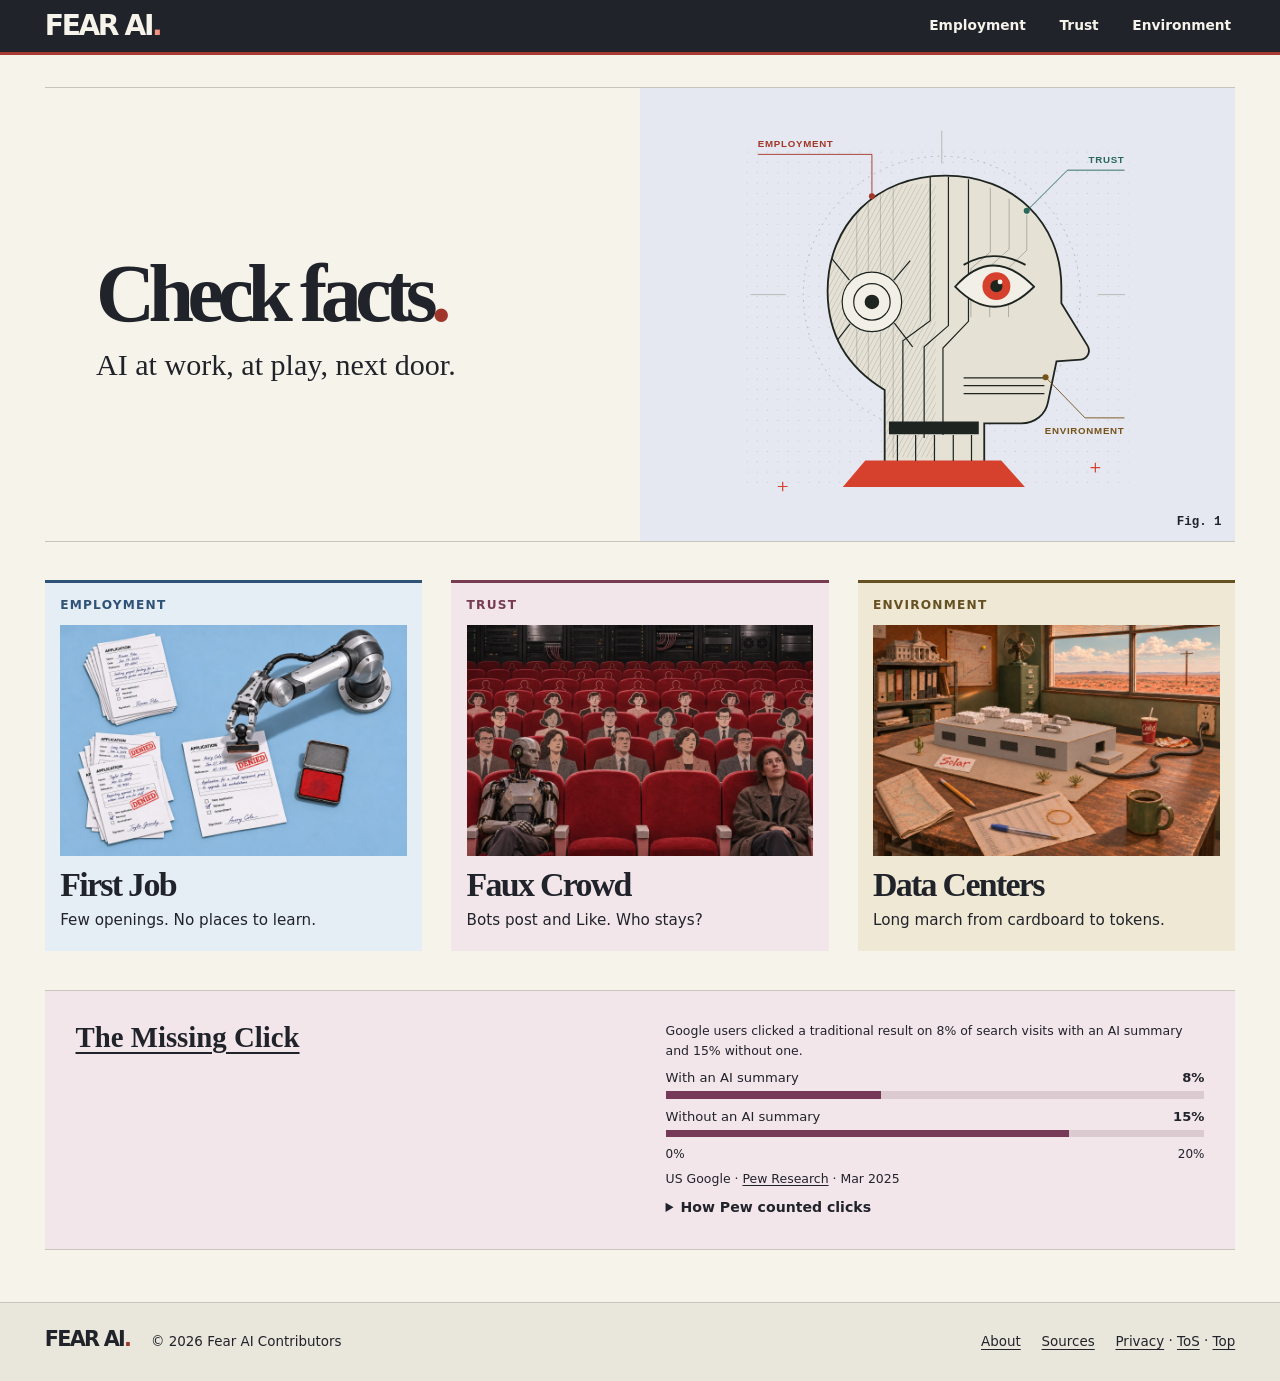
<file: index.html>
<!doctype html>
<html lang="en">
<head>
  <meta charset="utf-8">
  <meta name="viewport" content="width=device-width, initial-scale=1">
  <meta name="description" content="AI at work, at play, next door. Read Fear AI on employment, trust and the environment.">
  <meta name="theme-color" content="#21232b">
  <title>Fear AI — Check facts</title>
  <link rel="canonical" href="https://aifearai.com/">
  <link rel="icon" href="/assets/mark.svg" type="image/svg+xml">
  <link rel="stylesheet" href="/assets/editorial.css">
</head>
<body class="editorial" id="top">
  <header class="front-header">
    <div class="shell front-masthead">
      <a class="wordmark" href="/" aria-label="Fear AI home">FEAR AI<span>.</span></a>
      <nav class="front-nav" aria-label="Subjects">
        <a href="/#employment">Employment</a>
        <a href="/#trust">Trust</a>
        <a href="/#environment">Environment</a>
      </nav>
    </div>
  </header>
  <main class="shell" id="main">
    <section class="front-opening" aria-labelledby="front-title">
      <div class="opening-copy">
        <h1 id="front-title">Check facts<span>.</span></h1>
        <p>AI at work, at play, next door.</p>
      </div>
      <figure class="front-figure">
        <img src="/assets/figure.svg" width="700" height="700" alt="A head in profile with a human eye and engineering leaders for Employment, Trust and Environment">
        <figcaption>Fig. 1</figcaption>
      </figure>
    </section>

    <div class="front-subjects" id="questions">
      <section class="front-subject jobs" id="employment" aria-labelledby="employment-title">
        <h2 id="employment-title">Employment</h2>
        <article class="front-story">
          <a class="story-link" href="/perspective/#work" aria-labelledby="junior-job">
            <img src="/assets/denied.webp" width="1536" height="1024" alt="A robotic arm stamps signed employment applications. Finished forms are stamped Denied.">
            <h3 id="junior-job">First Job</h3>
          </a>
          <p>Few openings. No places to learn.</p>
        </article>
      </section>

      <section class="front-subject trust" id="trust" aria-labelledby="trust-title">
        <h2 id="trust-title">Trust</h2>
        <article class="front-story">
          <a class="story-link" href="/perspective/#trust" aria-labelledby="untrusted-feed">
            <img src="/assets/likes.webp" width="1536" height="1024" alt="An android sits at left and a woman at right. Repeated portraits and outlines fill the rows behind them, with server racks at the back.">
            <h3 id="untrusted-feed">Faux Crowd</h3>
          </a>
          <p>Bots post and Like. Who stays?</p>
        </article>
      </section>

      <section class="front-subject environment" id="environment" aria-labelledby="environment-title">
        <h2 id="environment-title">Environment</h2>
        <article class="front-story">
          <a class="story-link" href="/datacenters/" aria-labelledby="buildout">
            <img src="/assets/cardboard.webp" width="1536" height="1024" alt="A cardboard data center model with a Solar card and a cord plugged into the wall.">
            <h3 id="buildout">Data Centers</h3>
          </a>
          <p>Long march from cardboard to tokens.</p>
        </article>
      </section>
    </div>

    <aside class="front-evidence" id="essays" aria-labelledby="evidence-title">
      <div>
        <h2 id="evidence-title"><a href="/ai-summaries/">The Missing Click</a></h2>
      </div>
      <div>
        <figure aria-labelledby="evidence-chart-title" aria-describedby="evidence-source">
          <p class="evidence-unit" id="evidence-chart-title">Google users clicked a traditional result on 8% of search visits with an AI summary and 15% without one.</p>
          <dl class="evidence-bars">
            <div style="--bar: 40%">
              <dt>With an AI summary</dt>
              <dd>8%</dd>
            </div>
            <div style="--bar: 75%">
              <dt>Without an AI summary</dt>
              <dd>15%</dd>
            </div>
          </dl>
          <div class="evidence-axis" aria-hidden="true"><span>0%</span><span>20%</span></div>
          <figcaption class="chart-source" id="evidence-source">US Google · <a href="https://www.pewresearch.org/short-reads/2025/07/21/google-users-are-less-likely-to-click-on-links-when-an-ai-summary-appears-in-the-results/">Pew Research</a> · Mar 2025</figcaption>
        </figure>
        <details>
          <summary>How Pew counted clicks</summary>
          <p>Pew reconstructed result pages in April. A URL in both the summary and the traditional results counted as a summary link. Pew did not report paid clicks separately.</p>
        </details>
      </div>
    </aside>
  </main>
  <footer class="front-footer">
    <div class="shell footer-content">
      <div class="front-identity">
        <a class="wordmark" href="/" aria-label="Fear AI home">FEAR AI<span>.</span></a>
        <span>© 2026 Fear AI Contributors</span>
      </div>
      <div class="footer-links">
        <a href="/perspective/">About</a>
        <a href="/sources/">Sources</a>
        <span class="footer-legal"><a href="/privacy/">Privacy</a> · <a href="/terms/">ToS</a> · <a href="#top">Top</a></span>
      </div>
    </div>
  </footer>
</body>
</html>
</file>
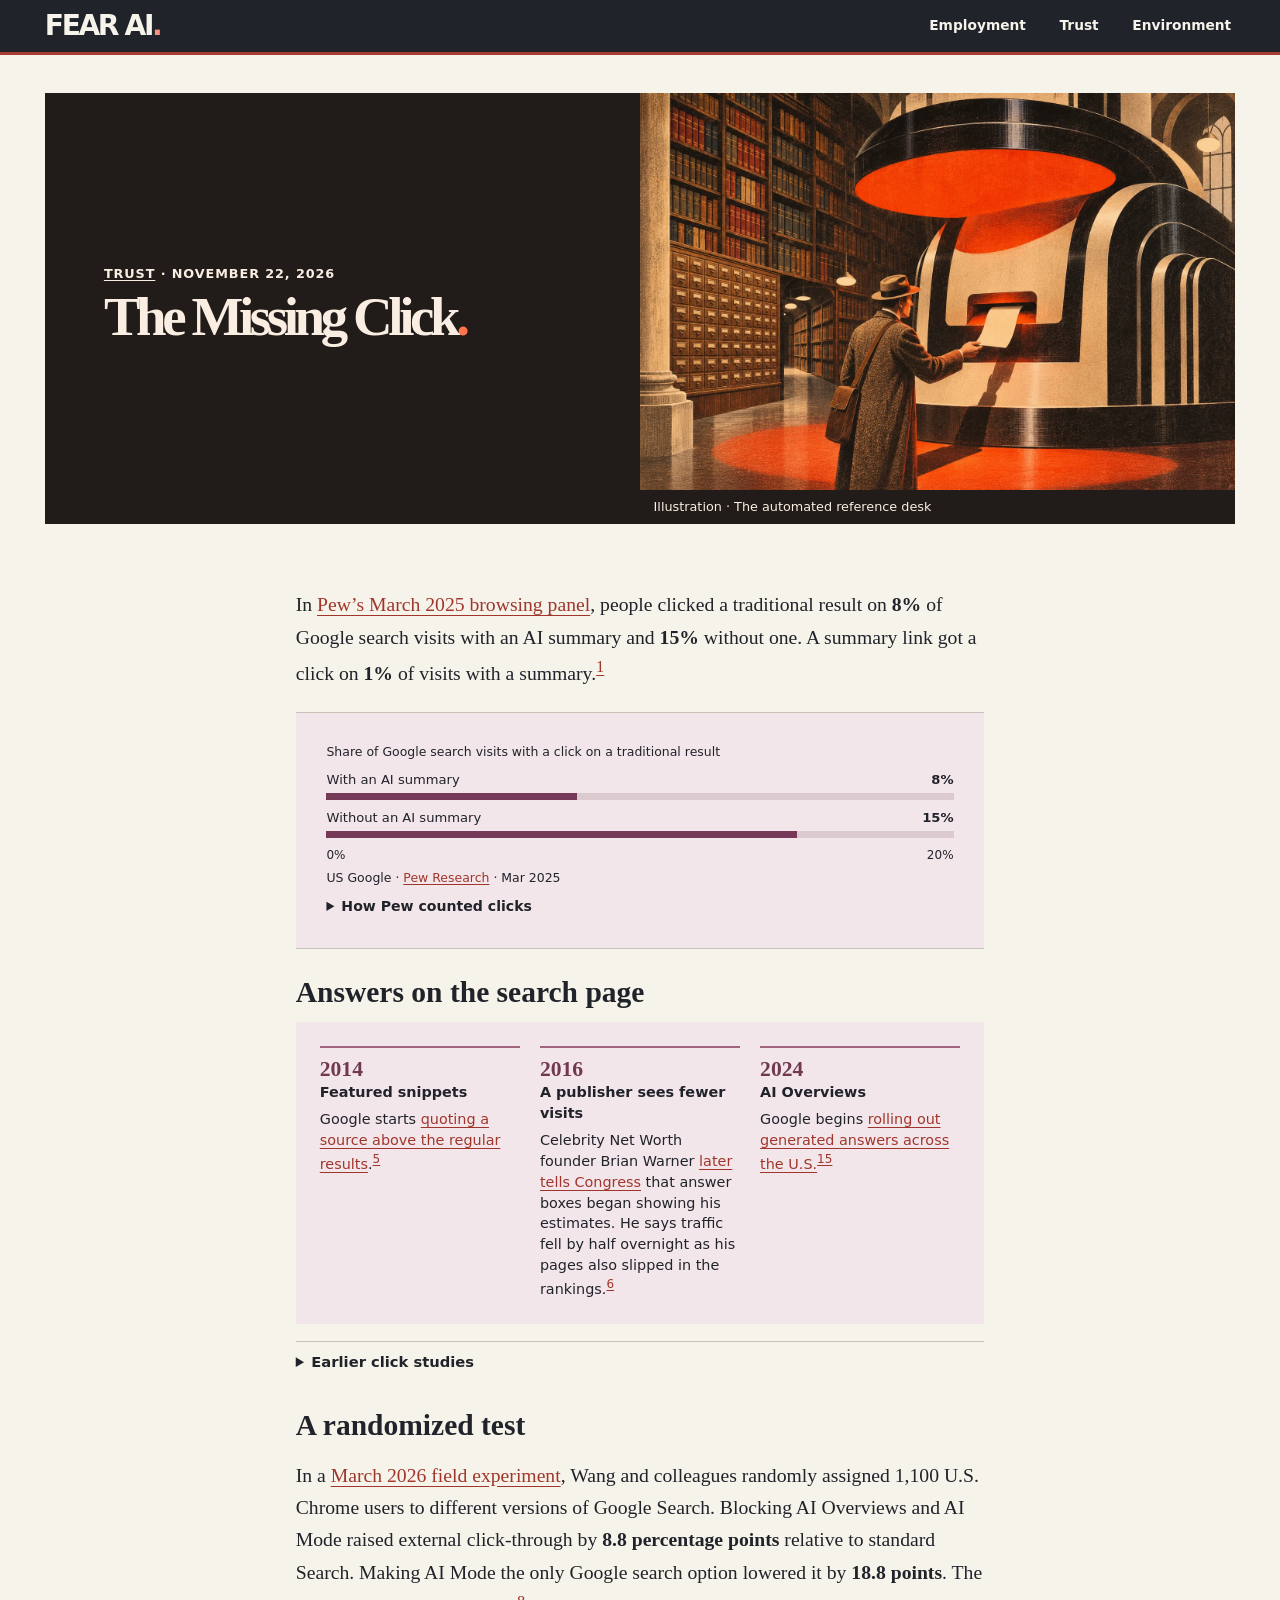
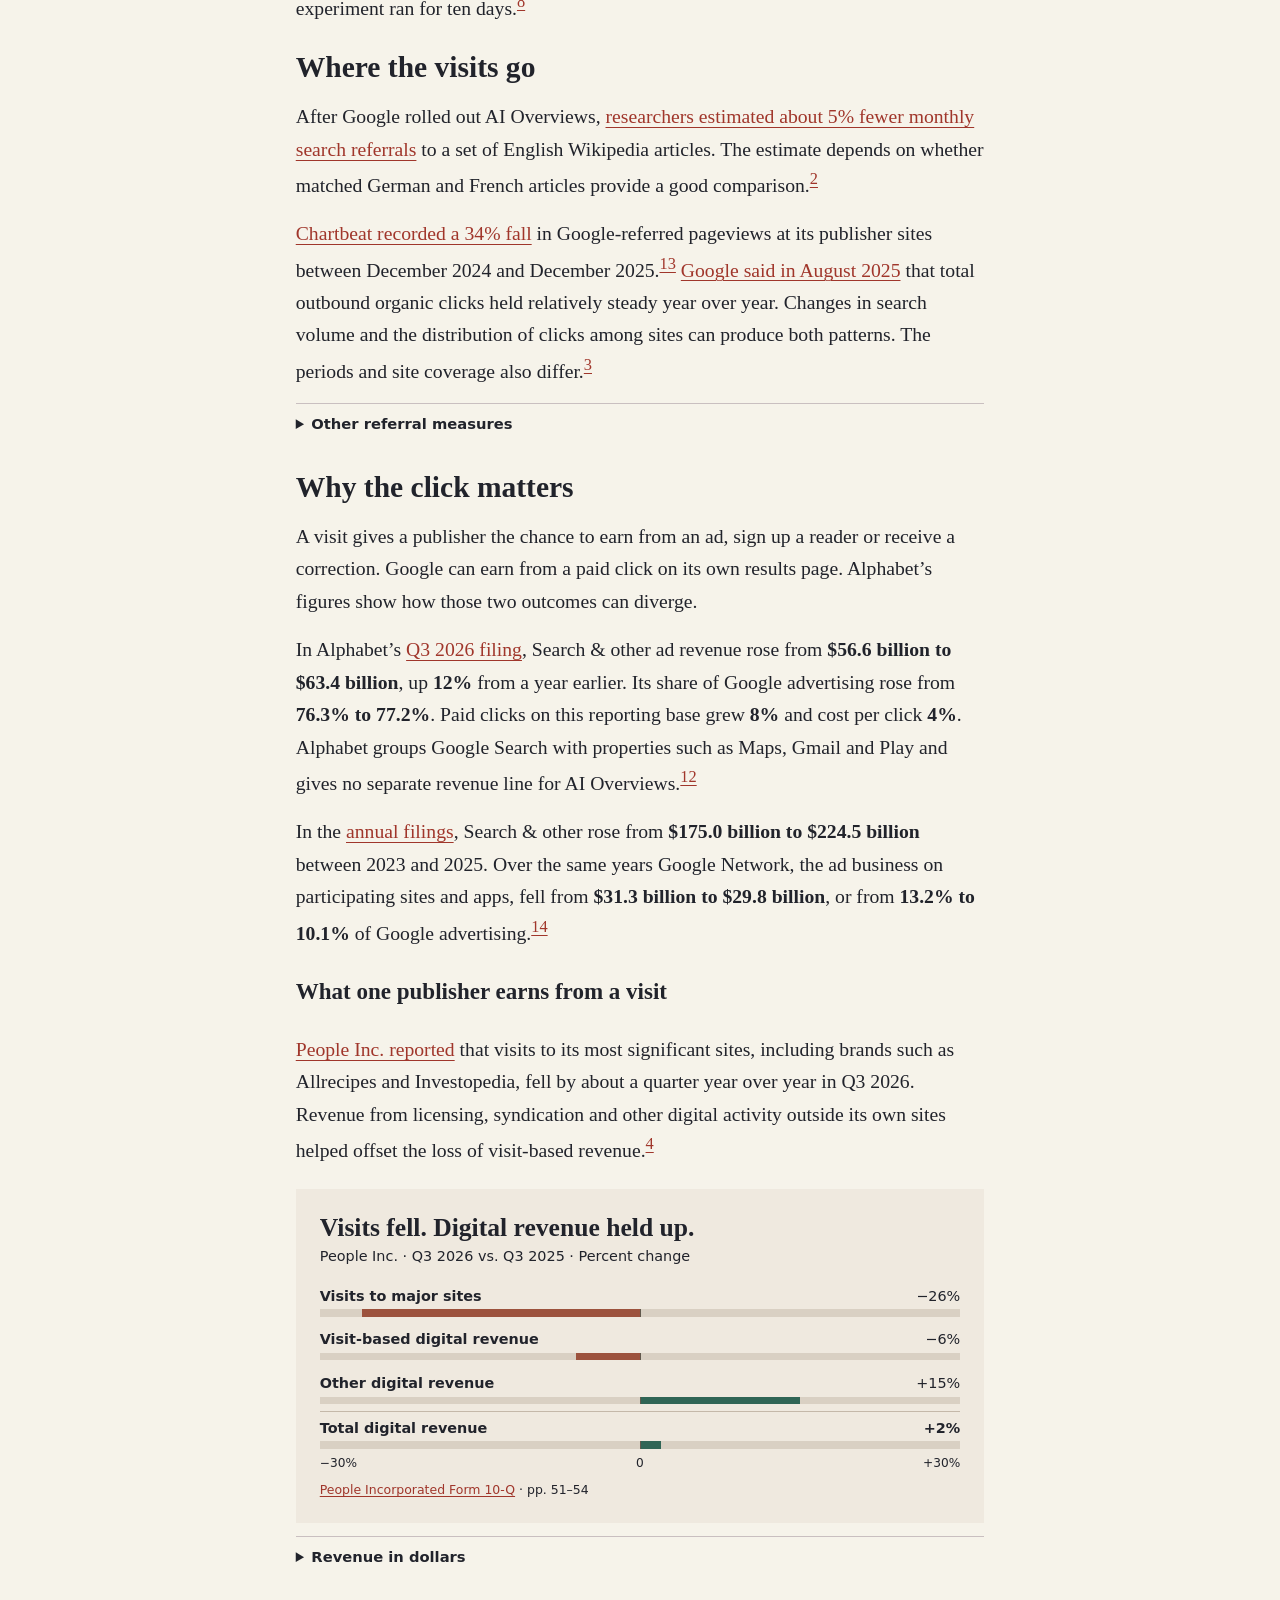
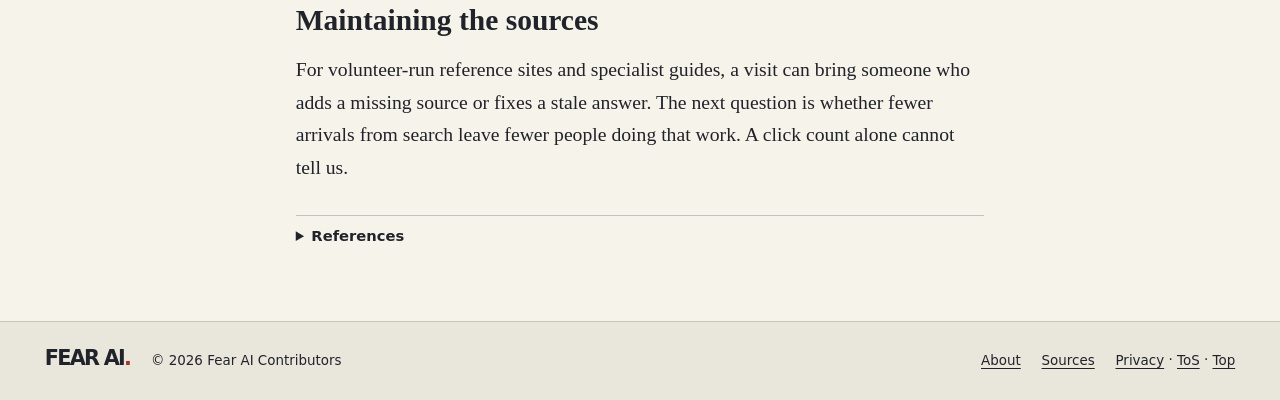
<file: ai-summaries/index.html>
<!doctype html>
<html lang="en">
<head>
  <meta charset="utf-8">
  <meta name="viewport" content="width=device-width, initial-scale=1">
  <meta name="description" content="How Google answer boxes and AI summaries change who gets the click.">
  <meta name="theme-color" content="#21232b">
  <title>The Missing Click — Fear AI</title>
  <link rel="canonical" href="https://aifearai.com/ai-summaries/">
  <link rel="icon" href="/assets/mark.svg" type="image/svg+xml">
  <link rel="stylesheet" href="/assets/editorial.css">
  <meta property="og:image" content="https://aifearai.com/assets/kiosk.webp">
</head>
<body class="editorial" id="top">
  <header class="front-header">
    <div class="shell front-masthead">
      <a class="wordmark" href="/" aria-label="Fear AI home">FEAR AI<span>.</span></a>
      <nav class="front-nav" aria-label="Subjects">
        <a href="/#employment">Employment</a>
        <a href="/#trust">Trust</a>
        <a href="/#environment">Environment</a>
      </nav>
    </div>
  </header>
  <main class="shell" id="main">
    <article class="publication">
      <header class="article-cover">
        <div class="cover-copy">
          <p class="cover-kicker"><a href="/#trust">Trust</a> · <time datetime="2026-11-22">November 22, 2026</time></p>
          <h1>The Missing Click<span>.</span></h1>
        </div>
        <figure class="cover-art">
          <img src="/assets/kiosk.webp" width="1536" height="1024" alt="A visitor receives a slip from an oversized answer machine in a library.">
          <figcaption>Illustration · The automated reference desk</figcaption>
        </figure>
      </header>
      <div class="article-body">
        <p>In <a href="https://www.pewresearch.org/short-reads/2025/07/21/google-users-are-less-likely-to-click-on-links-when-an-ai-summary-appears-in-the-results/">Pew’s March 2025 browsing panel</a>, people clicked a traditional result on <strong>8%</strong> of Google search visits with an AI summary and <strong>15%</strong> without one. A summary link got a click on <strong>1%</strong> of visits with a summary.<sup id="fnref-ref-pew-search-clicks"><a class="footnote-ref" href="#fn-ref-pew-search-clicks">1</a></sup></p>
<div class="article-evidence front-evidence"><figure aria-labelledby="evidence-chart-title" aria-describedby="evidence-source">
          <p class="evidence-unit" id="evidence-chart-title">Share of Google search visits with a click on a traditional result</p>
          <dl class="evidence-bars">
            <div style="--bar: 40%">
              <dt>With an AI summary</dt>
              <dd>8%</dd>
            </div>
            <div style="--bar: 75%">
              <dt>Without an AI summary</dt>
              <dd>15%</dd>
            </div>
          </dl>
          <div class="evidence-axis" aria-hidden="true"><span>0%</span><span>20%</span></div>
          <figcaption class="chart-source" id="evidence-source">US Google · <a href="https://www.pewresearch.org/short-reads/2025/07/21/google-users-are-less-likely-to-click-on-links-when-an-ai-summary-appears-in-the-results/">Pew Research</a> · Mar 2025</figcaption>
        </figure>
        <details>
          <summary>How Pew counted clicks</summary>
          <p>Pew logged 68,879 Google searches by 900 U.S. adults in March. It reran the searches in April to identify the results. A URL found in both places counted as a summary link. The published method does not say how sponsored results were handled or report paid clicks separately. AI summaries appeared more often on long or question-like queries, so the with-summary and without-summary groups also differed in what they looked up.</p>
        </details></div>

<h2 id="search-history">Answers on the search page</h2>
<figure class="search-timeline" aria-labelledby="search-history">
  <ol role="list">
    <li>
      <time datetime="2014">2014</time>
      <strong>Featured snippets</strong>
      <p>Google starts <a href="https://blog.google/products-and-platforms/products/search/reintroduction-googles-featured-snippets/">quoting a source above the regular results</a>.<sup id="fnref-ref-google-snippets"><a class="footnote-ref" href="#fn-ref-google-snippets">5</a></sup></p>
    </li>
    <li>
      <time datetime="2016">2016</time>
      <strong>A publisher sees fewer visits</strong>
      <p>Celebrity Net Worth founder Brian Warner <a href="https://docs.house.gov/meetings/JU/JU05/20190716/109793/HHRG-116-JU05-20190716-SD015.pdf#page=3">later tells Congress</a> that answer boxes began showing his estimates. He says traffic fell by half overnight as his pages also slipped in the rankings.<sup id="fnref-ref-warner-snippets"><a class="footnote-ref" href="#fn-ref-warner-snippets">6</a></sup></p>
    </li>
    <li>
      <time datetime="2024-05">2024</time>
      <strong>AI Overviews</strong>
      <p>Google begins <a href="https://blog.google/products-and-platforms/products/search/generative-ai-google-search-may-2024/">rolling out generated answers across the U.S.</a><sup id="fnref-ref-google-overviews-launch"><a class="footnote-ref" href="#fn-ref-google-overviews-launch">15</a></sup></p>
    </li>
  </ol>
</figure>
<details class="article-disclosure">
<summary>Earlier click studies</summary>
<p>In <a href="https://ahrefs.com/blog/featured-snippets-study/">Ahrefs’ 2017 study</a>, the first ordinary result took about <strong>20% of clicks</strong> when a featured snippet appeared above it and <strong>26%</strong> when there was no snippet. The snippet itself took about <strong>9%</strong>. The rank comparison covered 100,000 keywords. A separate comparison across different keywords also found fewer clicks per search on pages with snippets.<sup id="fnref-ref-ahrefs-snippets"><a class="footnote-ref" href="#fn-ref-ahrefs-snippets">7</a></sup></p>
<p>In a <a href="https://sparktoro.com/blog/less-than-half-of-google-searches-now-result-in-a-click/">June 2019 Jumpshot browser panel</a>, more than half of searches ended without a click.<sup id="fnref-ref-zero-click-early"><a class="footnote-ref" href="#fn-ref-zero-click-early">10</a></sup> A <a href="https://sparktoro.com/blog/in-2026-less-than-one-third-of-google-searches-still-send-a-click/">January–April 2026 Similarweb panel</a> put the share at <strong>68%</strong> for U.S. browser searches. The samples and device weights differ.<sup id="fnref-ref-zero-click-recent"><a class="footnote-ref" href="#fn-ref-zero-click-recent">11</a></sup></p>
</details>
<h2>A randomized test</h2>
<p>In a <a href="https://arxiv.org/html/2608.18352">March 2026 field experiment</a>, Wang and colleagues randomly assigned 1,100 U.S. Chrome users to different versions of Google Search. Blocking AI Overviews and AI Mode raised external click-through by <strong>8.8 percentage points</strong> relative to standard Search. Making AI Mode the only Google search option lowered it by <strong>18.8 points</strong>. The experiment ran for ten days.<sup id="fnref-ref-search-experiment"><a class="footnote-ref" href="#fn-ref-search-experiment">8</a></sup></p>
<h2>Where the visits go</h2>
<p>After Google rolled out AI Overviews, <a href="https://arxiv.org/html/2602.18455v7">researchers estimated about 5% fewer monthly search referrals</a> to a set of English Wikipedia articles. The estimate depends on whether matched German and French articles provide a good comparison.<sup id="fnref-ref-wikipedia-overviews"><a class="footnote-ref" href="#fn-ref-wikipedia-overviews">2</a></sup></p>
<p><a href="https://lp.chartbeat.com/hubfs/Chartbeat-Report-2026Q1.pdf#page=4">Chartbeat recorded a 34% fall</a> in Google-referred pageviews at its publisher sites between December 2024 and December 2025.<sup id="fnref-ref-chartbeat-traffic"><a class="footnote-ref" href="#fn-ref-chartbeat-traffic">13</a></sup> <a href="https://blog.google/products-and-platforms/products/search/ai-search-driving-more-queries-higher-quality-clicks/">Google said in August 2025</a> that total outbound organic clicks held relatively steady year over year. Changes in search volume and the distribution of clicks among sites can produce both patterns. The periods and site coverage also differ.<sup id="fnref-ref-google-organic-clicks"><a class="footnote-ref" href="#fn-ref-google-organic-clicks">3</a></sup></p>
<details class="article-disclosure">
<summary>Other referral measures</summary>
<p>Chartbeat’s average weekly pageviews across traffic sources fell <strong>5.9%</strong> from 2024 to 2025.<sup id="fnref2-ref-chartbeat-traffic"><a class="footnote-ref" href="#fn-ref-chartbeat-traffic">13</a></sup></p>
<p>In <a href="https://www.semrush.com/blog/traffic-channel-mix-study/">Semrush’s 2025 site sample</a>, AI services such as ChatGPT and Perplexity accounted for an estimated <strong>0.14% of visits</strong> across sites, compared with <strong>16%</strong> from organic search.<sup id="fnref-ref-semrush-channels"><a class="footnote-ref" href="#fn-ref-semrush-channels">9</a></sup></p>
</details>
<h2>Why the click matters</h2>
<p>A visit gives a publisher the chance to earn from an ad, sign up a reader or receive a correction. Google can earn from a paid click on its own results page. Alphabet’s figures show how those two outcomes can diverge.</p>
<p>In Alphabet’s <a href="https://www.sec.gov/Archives/edgar/data/1652044/000165204426000084/goog-20260930.htm">Q3 2026 filing</a>, Search & other ad revenue rose from <strong>$56.6 billion to $63.4 billion</strong>, up <strong>12%</strong> from a year earlier. Its share of Google advertising rose from <strong>76.3% to 77.2%</strong>. Paid clicks on this reporting base grew <strong>8%</strong> and cost per click <strong>4%</strong>. Alphabet groups Google Search with properties such as Maps, Gmail and Play and gives no separate revenue line for AI Overviews.<sup id="fnref-ref-alphabet-quarter-search"><a class="footnote-ref" href="#fn-ref-alphabet-quarter-search">12</a></sup></p>
<p>In the <a href="https://www.sec.gov/Archives/edgar/data/1652044/000165204426000018/R12.htm">annual filings</a>, Search & other rose from <strong>$175.0 billion to $224.5 billion</strong> between 2023 and 2025. Over the same years Google Network, the ad business on participating sites and apps, fell from <strong>$31.3 billion to $29.8 billion</strong>, or from <strong>13.2% to 10.1%</strong> of Google advertising.<sup id="fnref-ref-alphabet-annual-search"><a class="footnote-ref" href="#fn-ref-alphabet-annual-search">14</a></sup></p>
<h3>What one publisher earns from a visit</h3>
<p><a href="https://www.sec.gov/Archives/edgar/data/1800227/000162828026068882/ppli-20260930.htm">People Inc. reported</a> that visits to its most significant sites, including brands such as Allrecipes and Investopedia, fell by about a quarter year over year in Q3 2026. Revenue from licensing, syndication and other digital activity outside its own sites helped offset the loss of visit-based revenue.<sup id="fnref-ref-people-digital-q3"><a class="footnote-ref" href="#fn-ref-people-digital-q3">4</a></sup></p>
<figure class="revenue-change" aria-labelledby="revenue-change-title">
  <figcaption id="revenue-change-title"><strong>Visits fell. Digital revenue held up.</strong><span>People Inc. · Q3 2026 vs. Q3 2025 · Percent change</span></figcaption>
  <dl>
    <div><dt>Visits to major sites</dt><dd>−26%<span class="change-axis" aria-hidden="true"><i class="loss" style="--length:43.333%"></i></span></dd></div>
    <div><dt>Visit-based digital revenue</dt><dd>−6%<span class="change-axis" aria-hidden="true"><i class="loss" style="--length:10%"></i></span></dd></div>
    <div><dt>Other digital revenue</dt><dd>+15%<span class="change-axis" aria-hidden="true"><i class="gain" style="--length:25%"></i></span></dd></div>
    <div class="change-total"><dt>Total digital revenue</dt><dd>+2%<span class="change-axis" aria-hidden="true"><i class="gain" style="--length:3.333%"></i></span></dd></div>
  </dl>
  <div class="change-ticks" aria-hidden="true"><span>−30%</span><span>0</span><span>+30%</span></div>
  <p class="chart-source"><a href="https://www.sec.gov/Archives/edgar/data/1800227/000162828026068882/ppli-20260930.htm">People Incorporated Form 10-Q</a> · pp. 51–54</p>
</figure>

<details class="article-disclosure">
<summary>Revenue in dollars</summary>
<table>
<thead>
<tr>
<th>People Inc. digital revenue, US$ millions</th>
<th style="text-align: right;">Q3 2025</th>
<th style="text-align: right;">Q3 2026</th>
</tr>
</thead>
<tbody>
<tr>
<td>Session-based</td>
<td style="text-align: right;">174.2</td>
<td style="text-align: right;">163.6</td>
</tr>
<tr>
<td>Non-session-based</td>
<td style="text-align: right;">109.0</td>
<td style="text-align: right;">125.0</td>
</tr>
<tr>
<td>Total</td>
<td style="text-align: right;">283.2</td>
<td style="text-align: right;">288.5</td>
</tr>
</tbody>
</table>
<p>The filing rounds figures independently. The non-session category includes licensing and other revenue, plus advertising and marketing earned outside a visit to People Inc. sites. Apple News+, syndication and a Meta content partnership contributed to licensing growth. Including print, segment revenue fell <strong>5%</strong>. Management attributes much of the traffic loss to AI-oriented search and discovery.<sup id="fnref2-ref-people-digital-q3"><a class="footnote-ref" href="#fn-ref-people-digital-q3">4</a></sup></p>
</details>
<h2>Maintaining the sources</h2>
<p>For volunteer-run reference sites and specialist guides, a visit can bring someone who adds a missing source or fixes a stale answer. The next question is whether fewer arrivals from search leave fewer people doing that work. A click count alone cannot tell us.</p>
<details class="article-disclosure references" id="references">
<summary>References</summary>
<div class="footnote">
<ol>
<li id="fn-ref-pew-search-clicks">
<p>Athena Chapekis and Anna Lieb, <a href="https://www.pewresearch.org/short-reads/2025/07/21/google-users-are-less-likely-to-click-on-links-when-an-ai-summary-appears-in-the-results/"><em>Google users are less likely to click on links when an AI summary appears in the results</em></a>, Pew Research Center, July 22, 2025. See the methods and next-action results for the March panel and April replay.&#160;<a class="footnote-backref" href="#fnref-ref-pew-search-clicks" title="Jump back to footnote 1 in the text">&#8617;</a></p>
</li>
<li id="fn-ref-wikipedia-overviews">
<p>Mehrzad Khosravi and Hema Yoganarasimhan, <a href="https://arxiv.org/html/2602.18455v7"><em>Impact of AI Search Summaries on Website Traffic: Evidence from Google AI Overviews and Wikipedia</em></a>, working paper, version 7, October 25, 2026. Table 2 estimates 5.45% fewer English referrals against German and 4.82% fewer against French. Sections 2–4 cover the comparisons and their scope.&#160;<a class="footnote-backref" href="#fnref-ref-wikipedia-overviews" title="Jump back to footnote 2 in the text">&#8617;</a></p>
</li>
<li id="fn-ref-google-organic-clicks">
<p>Liz Reid, <a href="https://blog.google/products-and-platforms/products/search/ai-search-driving-more-queries-higher-quality-clicks/"><em>AI in Search is driving more queries and higher quality clicks</em></a>, Google, August 6, 2025. The Traffic trends section presents the search operator’s aggregate characterization without a public dataset.&#160;<a class="footnote-backref" href="#fnref-ref-google-organic-clicks" title="Jump back to footnote 3 in the text">&#8617;</a></p>
</li>
<li id="fn-ref-people-digital-q3">
<p>People Incorporated, <a href="https://www.sec.gov/Archives/edgar/data/1800227/000162828026068882/ppli-20260930.htm"><em>Form 10-Q for the quarterly period ended September 30, 2026</em></a>, filed November 2, 2026. See Note 9, p. 22, and Management’s Discussion and Analysis, pp. 51–54. Revenue comes from the filing. Management’s account of traffic causes is the company’s interpretation.&#160;<a class="footnote-backref" href="#fnref-ref-people-digital-q3" title="Jump back to footnote 4 in the text">&#8617;</a><a class="footnote-backref" href="#fnref2-ref-people-digital-q3" title="Jump back to footnote 4 in the text">&#8617;</a></p>
</li>
<li id="fn-ref-google-snippets">
<p>Danny Sullivan, <a href="https://blog.google/products-and-platforms/products/search/reintroduction-googles-featured-snippets/"><em>A reintroduction to Google's featured snippets</em></a>, Google, January 30, 2018. See the 2014 introduction and its account of referral benefits. Google operates the feature and does not publish aggregate click estimates here.&#160;<a class="footnote-backref" href="#fnref-ref-google-snippets" title="Jump back to footnote 5 in the text">&#8617;</a></p>
</li>
<li id="fn-ref-warner-snippets">
<p>Brian Warner, <a href="https://docs.house.gov/meetings/JU/JU05/20190716/109793/HHRG-116-JU05-20190716-SD015.pdf">written statement to the House Judiciary Subcommittee on Antitrust</a>, July 16, 2019, pp. 3–5. First-person account by an affected publisher. The traffic estimate is self-reported.&#160;<a class="footnote-backref" href="#fnref-ref-warner-snippets" title="Jump back to footnote 6 in the text">&#8617;</a></p>
</li>
<li id="fn-ref-ahrefs-snippets">
<p>Tim Soulo, <a href="https://ahrefs.com/blog/featured-snippets-study/"><em>Ahrefs' Study Of 2 Million Featured Snippets: 10 Important Takeaways</em></a>, Ahrefs, May 29, 2017. Section 2 separates the share of clicks going to different results from the clicks-to-searches ratio. The rank comparison excludes results with paid ads and branded queries with sitelinks. Ahrefs sells search analytics.&#160;<a class="footnote-backref" href="#fnref-ref-ahrefs-snippets" title="Jump back to footnote 7 in the text">&#8617;</a></p>
</li>
<li id="fn-ref-search-experiment">
<p>Stephanie T. Wang, Jeffrey Gleason, Yakov Bart, Christo Wilson and Danaé Metaxa, <a href="https://arxiv.org/html/2608.18352"><em>AI in Search Reduces Publisher Referrals Without Improving User Experience: Experimental Evidence</em></a>, preprint, August 18, 2026. See methods, section 3.3, Fig. 1 and Table S1. The 95% confidence intervals are 2.3 to 15.3 and −22.2 to −15.3 percentage points. Recruitment included an online panel and university students.&#160;<a class="footnote-backref" href="#fnref-ref-search-experiment" title="Jump back to footnote 8 in the text">&#8617;</a></p>
</li>
<li id="fn-ref-semrush-channels">
<p>Margarita Loktionova, <a href="https://www.semrush.com/blog/traffic-channel-mix-study/"><em>We analyzed billions of web visits: How AI is reshaping traffic channels</em></a>, Semrush, April 27, 2026. See sections 1 and 3 and methodology. Visits and channel attribution are vendor estimates from over 50,000 sites. Semrush sells traffic and AI visibility products.&#160;<a class="footnote-backref" href="#fnref-ref-semrush-channels" title="Jump back to footnote 9 in the text">&#8617;</a></p>
</li>
<li id="fn-ref-zero-click-early">
<p>Rand Fishkin, <a href="https://sparktoro.com/blog/less-than-half-of-google-searches-now-result-in-a-click/"><em>Less than Half of Google Searches Now Result in a Click</em></a>, SparkToro / Jumpshot, August 13, 2019. Opening chart and methodology endnote. Browser panel excludes native apps.&#160;<a class="footnote-backref" href="#fnref-ref-zero-click-early" title="Jump back to footnote 10 in the text">&#8617;</a></p>
</li>
<li id="fn-ref-zero-click-recent">
<p>Rand Fishkin, <a href="https://sparktoro.com/blog/in-2026-less-than-one-third-of-google-searches-still-send-a-click/"><em>In 2026, Less than One Third of Google Searches Still Send a Click</em></a>, SparkToro / Similarweb, June 8, 2026. U.S. Similarweb desktop and mobile web panel, January–April 2026. SparkToro is a marketing company.&#160;<a class="footnote-backref" href="#fnref-ref-zero-click-recent" title="Jump back to footnote 11 in the text">&#8617;</a></p>
</li>
<li id="fn-ref-alphabet-quarter-search">
<p>Alphabet Inc., <a href="https://www.sec.gov/Archives/edgar/data/1652044/000165204426000084/goog-20260930.htm"><em>Form 10-Q for the quarter ended September 30, 2026</em></a>, Note 2 and Google Services discussion. Dollars are nominal and percentages use filed amounts in millions. Paid clicks refer to ad interactions on the Search & other reporting base.&#160;<a class="footnote-backref" href="#fnref-ref-alphabet-quarter-search" title="Jump back to footnote 12 in the text">&#8617;</a></p>
</li>
<li id="fn-ref-chartbeat-traffic">
<p>Chartbeat, <a href="https://lp.chartbeat.com/hubfs/Chartbeat-Report-2026Q1.pdf"><em>Navigating the New Traffic Landscape</em></a>, Q1 2026, pp. 3–4. Pageview and referral aggregates are from the analytics vendor’s publisher network.&#160;<a class="footnote-backref" href="#fnref-ref-chartbeat-traffic" title="Jump back to footnote 13 in the text">&#8617;</a><a class="footnote-backref" href="#fnref2-ref-chartbeat-traffic" title="Jump back to footnote 13 in the text">&#8617;</a></p>
</li>
<li id="fn-ref-alphabet-annual-search">
<p>Alphabet Inc., <a href="https://www.sec.gov/Archives/edgar/data/1652044/000165204426000018/R12.htm"><em>2025 Form 10-K</em></a>, Note 2, disaggregated revenue table. Full-year nominal U.S. dollars. Network is Alphabet’s revenue line, which differs from what individual publishers are paid.&#160;<a class="footnote-backref" href="#fnref-ref-alphabet-annual-search" title="Jump back to footnote 14 in the text">&#8617;</a></p>
</li>
<li id="fn-ref-google-overviews-launch">
<p>Elizabeth Reid, <a href="https://blog.google/products-and-platforms/products/search/generative-ai-google-search-may-2024/"><em>Generative AI in Search: Let Google do the searching for you</em></a>, Google, May 14, 2024. The “Get quick answers with AI Overviews” section dates the broad U.S. rollout, following experimental access through Search Labs.&#160;<a class="footnote-backref" href="#fnref-ref-google-overviews-launch" title="Jump back to footnote 15 in the text">&#8617;</a></p>
</li>
</ol>
</div>
</details>
      </div>
    </article>
  </main>
  <footer class="front-footer">
    <div class="shell footer-content">
      <div class="front-identity">
        <a class="wordmark" href="/" aria-label="Fear AI home">FEAR AI<span>.</span></a>
        <span>© 2026 Fear AI Contributors</span>
      </div>
      <div class="footer-links">
        <a href="/perspective/">About</a>
        <a href="/sources/">Sources</a>
        <span class="footer-legal"><a href="/privacy/">Privacy</a> · <a href="/terms/">ToS</a> · <a href="#top">Top</a></span>
      </div>
    </div>
  </footer>
</body>
</html>
</file>
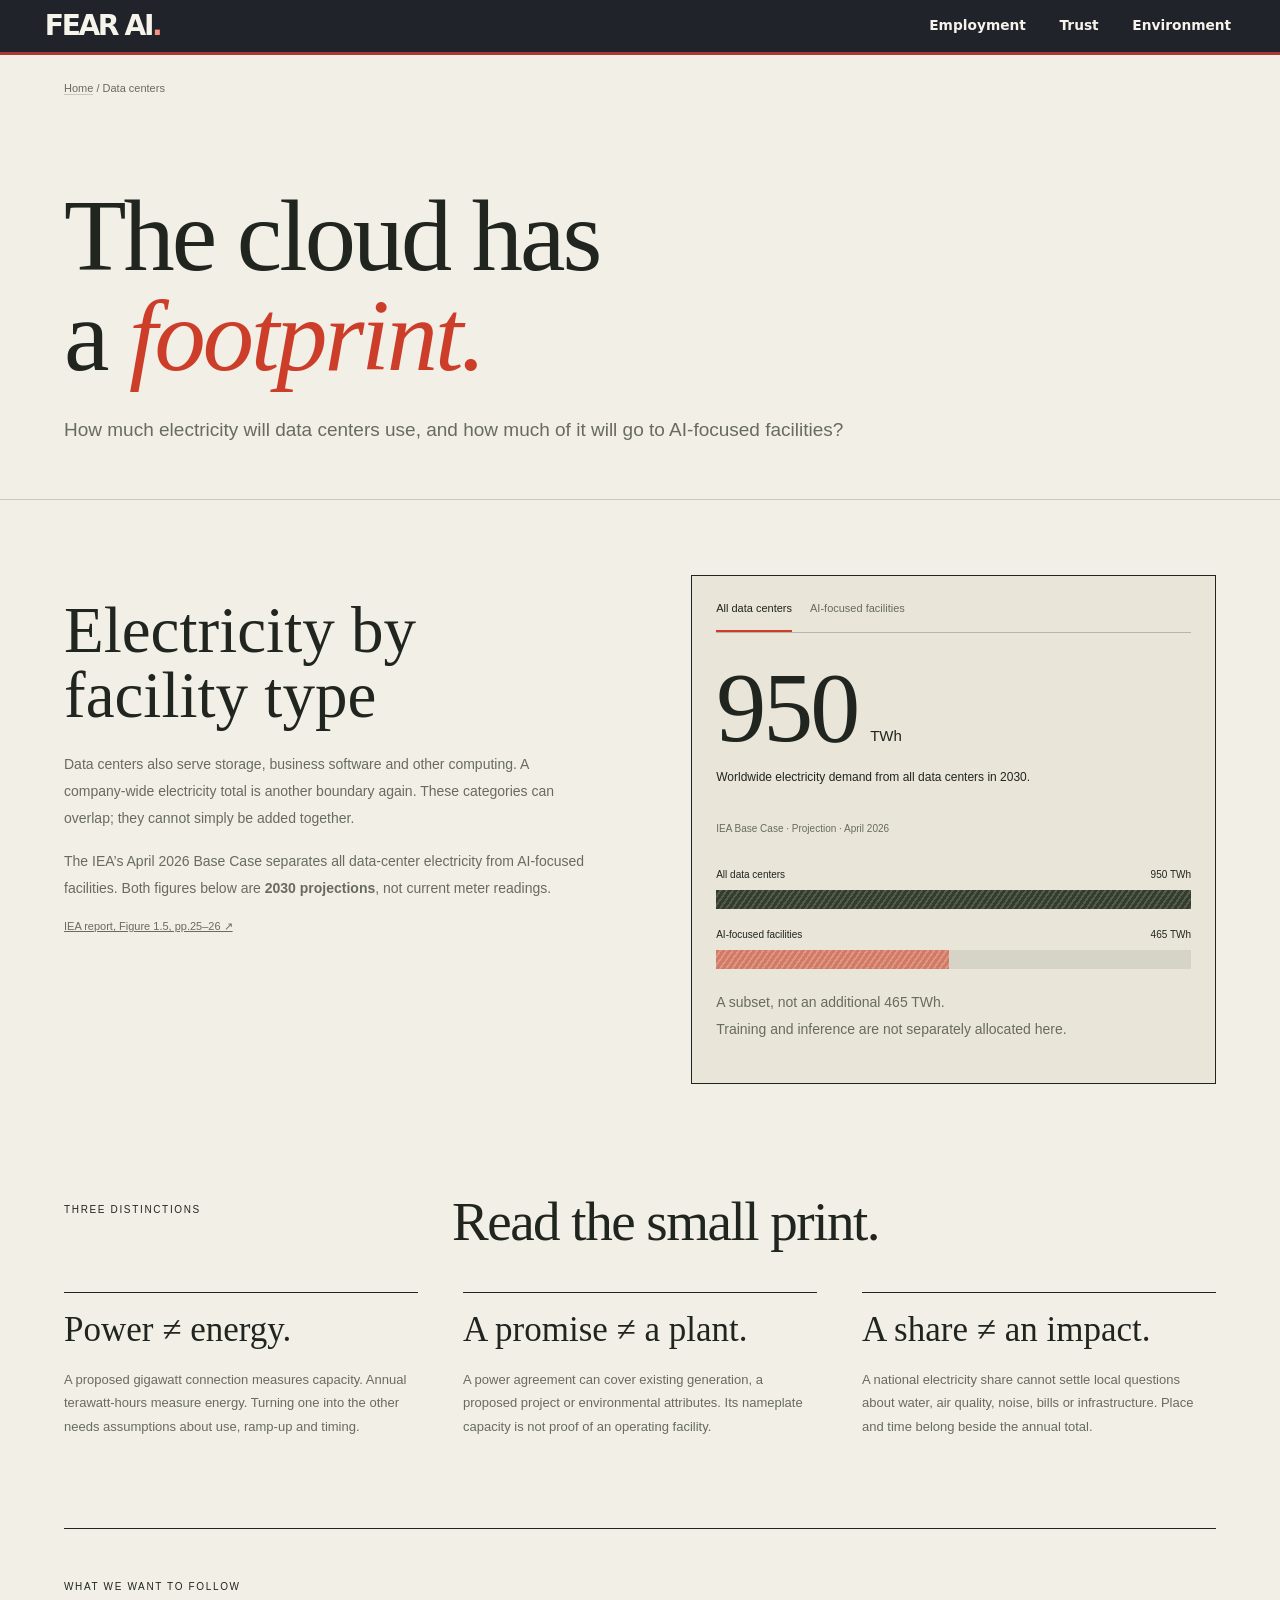
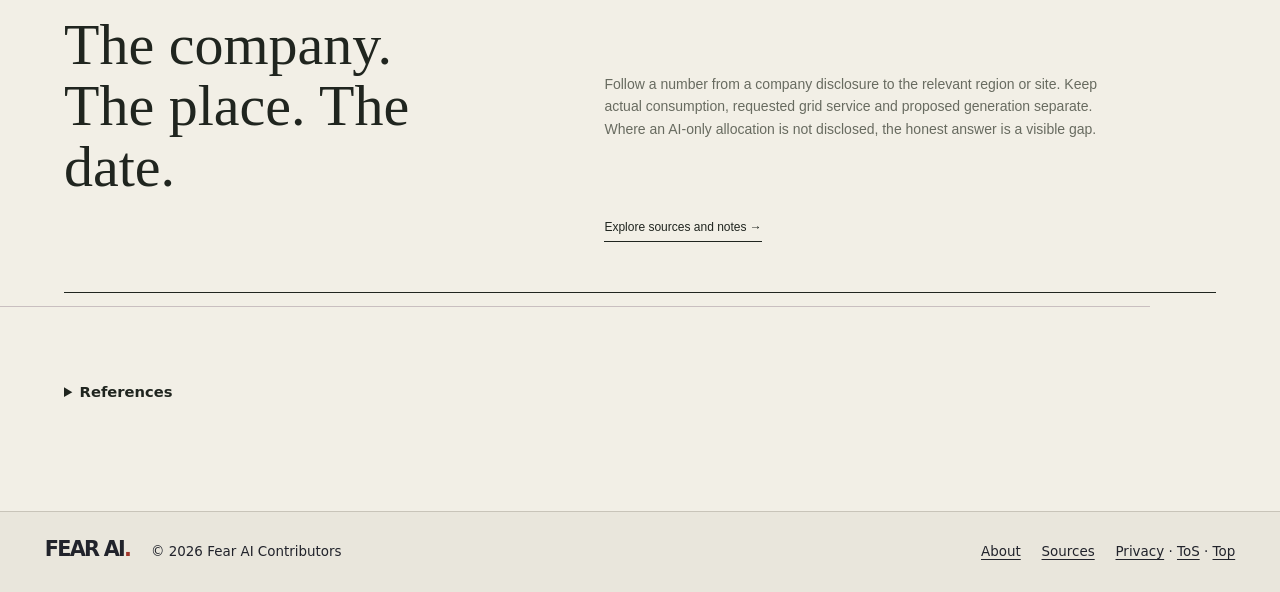
<file: datacenters/index.html>
<!doctype html>
<html lang="en"><head><meta charset="utf-8"><meta name="viewport" content="width=device-width,initial-scale=1"><meta name="theme-color" content="#f2efe6"><meta name="description" content="A separate Fear AI inquiry into data-center electricity, environmental impacts and the boundaries behind AI energy claims."><title>The cloud has a footprint — Fear AI</title><link rel="icon" href="/assets/mark.svg" type="image/svg+xml"><link rel="stylesheet" href="/assets/site.css"><link rel="stylesheet" href="/assets/editorial.css"><script src="/assets/site.js" defer></script></head>
<body id="top"><header class="front-header">
    <div class="shell front-masthead">
      <a class="wordmark" href="/" aria-label="Fear AI home">FEAR AI<span>.</span></a>
      <nav class="front-nav" aria-label="Subjects">
        <a href="/#employment">Employment</a>
        <a href="/#trust">Trust</a>
        <a href="/#environment">Environment</a>
      </nav>
    </div>
  </header>
<main id="main"><nav class="page-top" aria-label="Breadcrumb"><a href="/">Home</a><span aria-hidden="true"> / </span><span aria-current="page">Data centers</span></nav><header class="article-header"><h1>The cloud has<br>a <em>footprint.</em></h1><p class="article-deck">How much electricity will data centers use, and how much of it will go to AI-focused facilities?</p></header><section class="scope-section"><div><h2>Electricity by facility type</h2><p>Data centers also serve storage, business software and other computing. A company-wide electricity total is another boundary again. These categories can overlap; they cannot simply be added together.</p><p>The IEA’s April 2026 Base Case separates all data-center electricity from AI-focused facilities. Both figures below are <strong>2030 projections</strong>, not current meter readings. <a class="inline-source" href="https://www.iea.org/reports/key-questions-on-energy-and-ai">IEA report, Figure 1.5, pp.25–26 ↗</a></p></div><div class="scope-card"><div class="scope-tabs" role="tablist" aria-label="Choose an electricity scope"><button id="tab-total" role="tab" aria-selected="true" aria-controls="scope-panel" data-scope="total">All data centers</button><button id="tab-ai" role="tab" aria-selected="false" aria-controls="scope-panel" tabindex="-1" data-scope="ai">AI-focused facilities</button></div><div id="scope-panel" role="tabpanel" aria-labelledby="tab-total" tabindex="0"><div class="scope-value"><span id="scope-number">950</span><span>TWh</span></div><p id="scope-description">Worldwide electricity demand from all data centers in 2030.</p><p class="caption">IEA Base Case · Projection · April 2026</p></div><div class="scope-chart" role="img" aria-label="2030 forecast: all data centers 950 terawatt-hours; AI-focused facilities 465 terawatt-hours, a subset of the total."><div class="bar-label"><span>All data centers</span><strong>950 TWh</strong></div><div class="bar-track"><span class="bar total-bar"></span></div><div class="bar-label"><span>AI-focused facilities</span><strong>465 TWh</strong></div><div class="bar-track"><span class="bar ai-bar"></span></div></div><p class="caption">A subset, not an additional 465 TWh.<br>Training and inference are not separately allocated here.</p></div></section><section class="section accounting"><div class="section-heading"><p class="eyebrow">THREE DISTINCTIONS</p><h2>Read the small print.</h2></div><div class="accounting-grid"><article><h3>Power ≠ energy.</h3><p>A proposed gigawatt connection measures capacity. Annual terawatt-hours measure energy. Turning one into the other needs assumptions about use, ramp-up and timing.</p></article><article><h3>A promise ≠ a plant.</h3><p>A power agreement can cover existing generation, a proposed project or environmental attributes. Its nameplate capacity is not proof of an operating facility.</p></article><article><h3>A share ≠ an impact.</h3><p>A national electricity share cannot settle local questions about water, air quality, noise, bills or infrastructure. Place and time belong beside the annual total.</p></article></div></section><section class="reading-note"><p class="eyebrow">WHAT WE WANT TO FOLLOW</p><h2>The company.<br>The place. The date.</h2><p>Follow a number from a company disclosure to the relevant region or site. Keep actual consumption, requested grid service and proposed generation separate. Where an AI-only allocation is not disclosed, the honest answer is a visible gap.</p><a class="text-link" href="/sources/">Explore sources and notes →</a></section><details class="source-notes article-disclosure" id="references"><summary>References</summary><ol><li><a href="https://www.iea.org/reports/key-questions-on-energy-and-ai">International Energy Agency, <cite>Key Questions on Energy and AI</cite></a>, April 2026, Figure 1.5, printed pp.25–26. The 950 and 465 TWh values use the same Base Case and target year; AI-focused facilities include supporting facility demand. They are not AI-chip-only consumption.</li><li><a href="https://sustainability.google/files/google-2026-environmental-report.pdf">Google, <cite>Environmental Report 2026</cite></a>, p.93. A useful example of company reporting boundaries and historical restatements, not an AI-only electricity allocation.</li><li><a href="https://www.iea.org/reports/energy-and-ai">IEA, <cite>Energy and AI</cite></a>, 2025. Earlier forecast vintage; do not combine its scenarios with the 2026 update as one unchanged series.</li></ol><p class="caption">Institutional modeling and corporate disclosures have different authority and incentives. This comparison covers the electricity projections listed here. Water use, emissions, and local impacts require separate measures.</p></details></main>
<footer class="front-footer">
    <div class="shell footer-content">
      <div class="front-identity">
        <a class="wordmark" href="/" aria-label="Fear AI home">FEAR AI<span>.</span></a>
        <span>© 2026 Fear AI Contributors</span>
      </div>
      <div class="footer-links">
        <a href="/perspective/">About</a>
        <a href="/sources/">Sources</a>
        <span class="footer-legal"><a href="/privacy/">Privacy</a> · <a href="/terms/">ToS</a> · <a href="#top">Top</a></span>
      </div>
    </div>
  </footer></body></html>
</file>
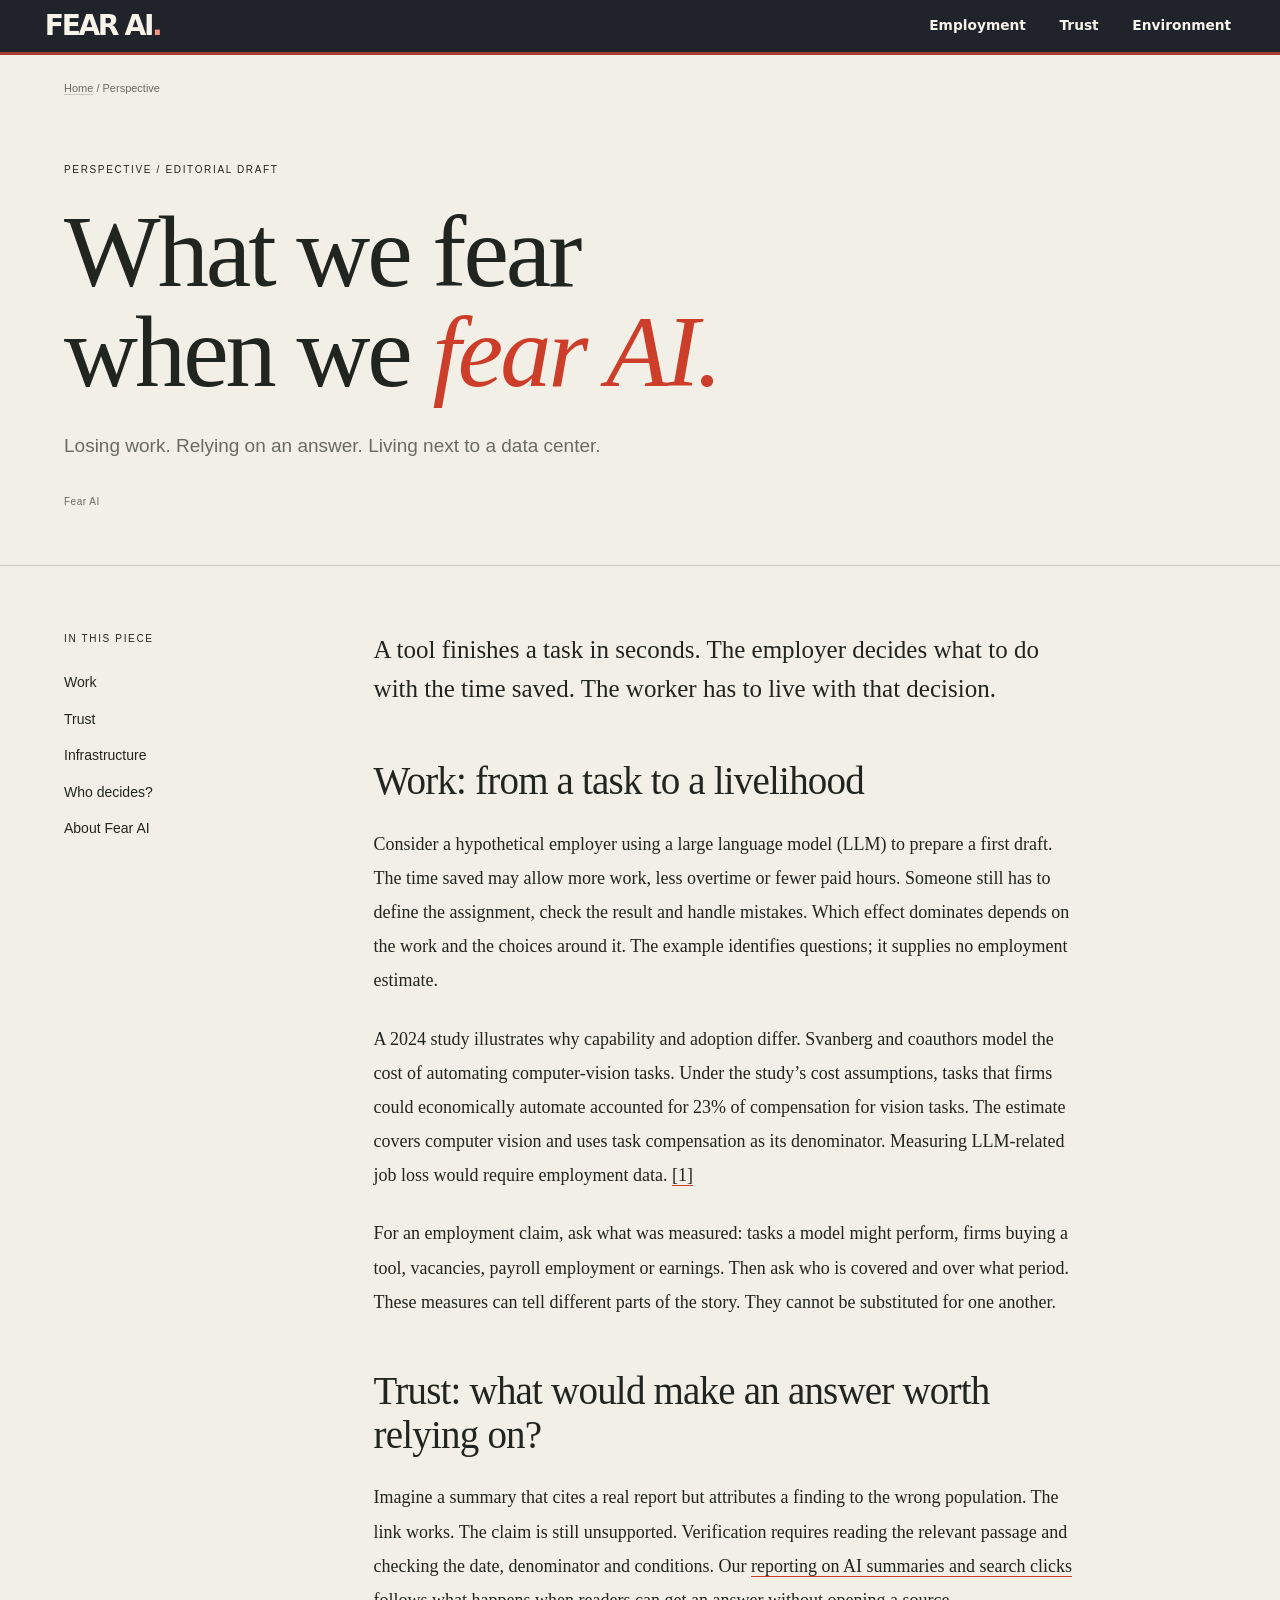
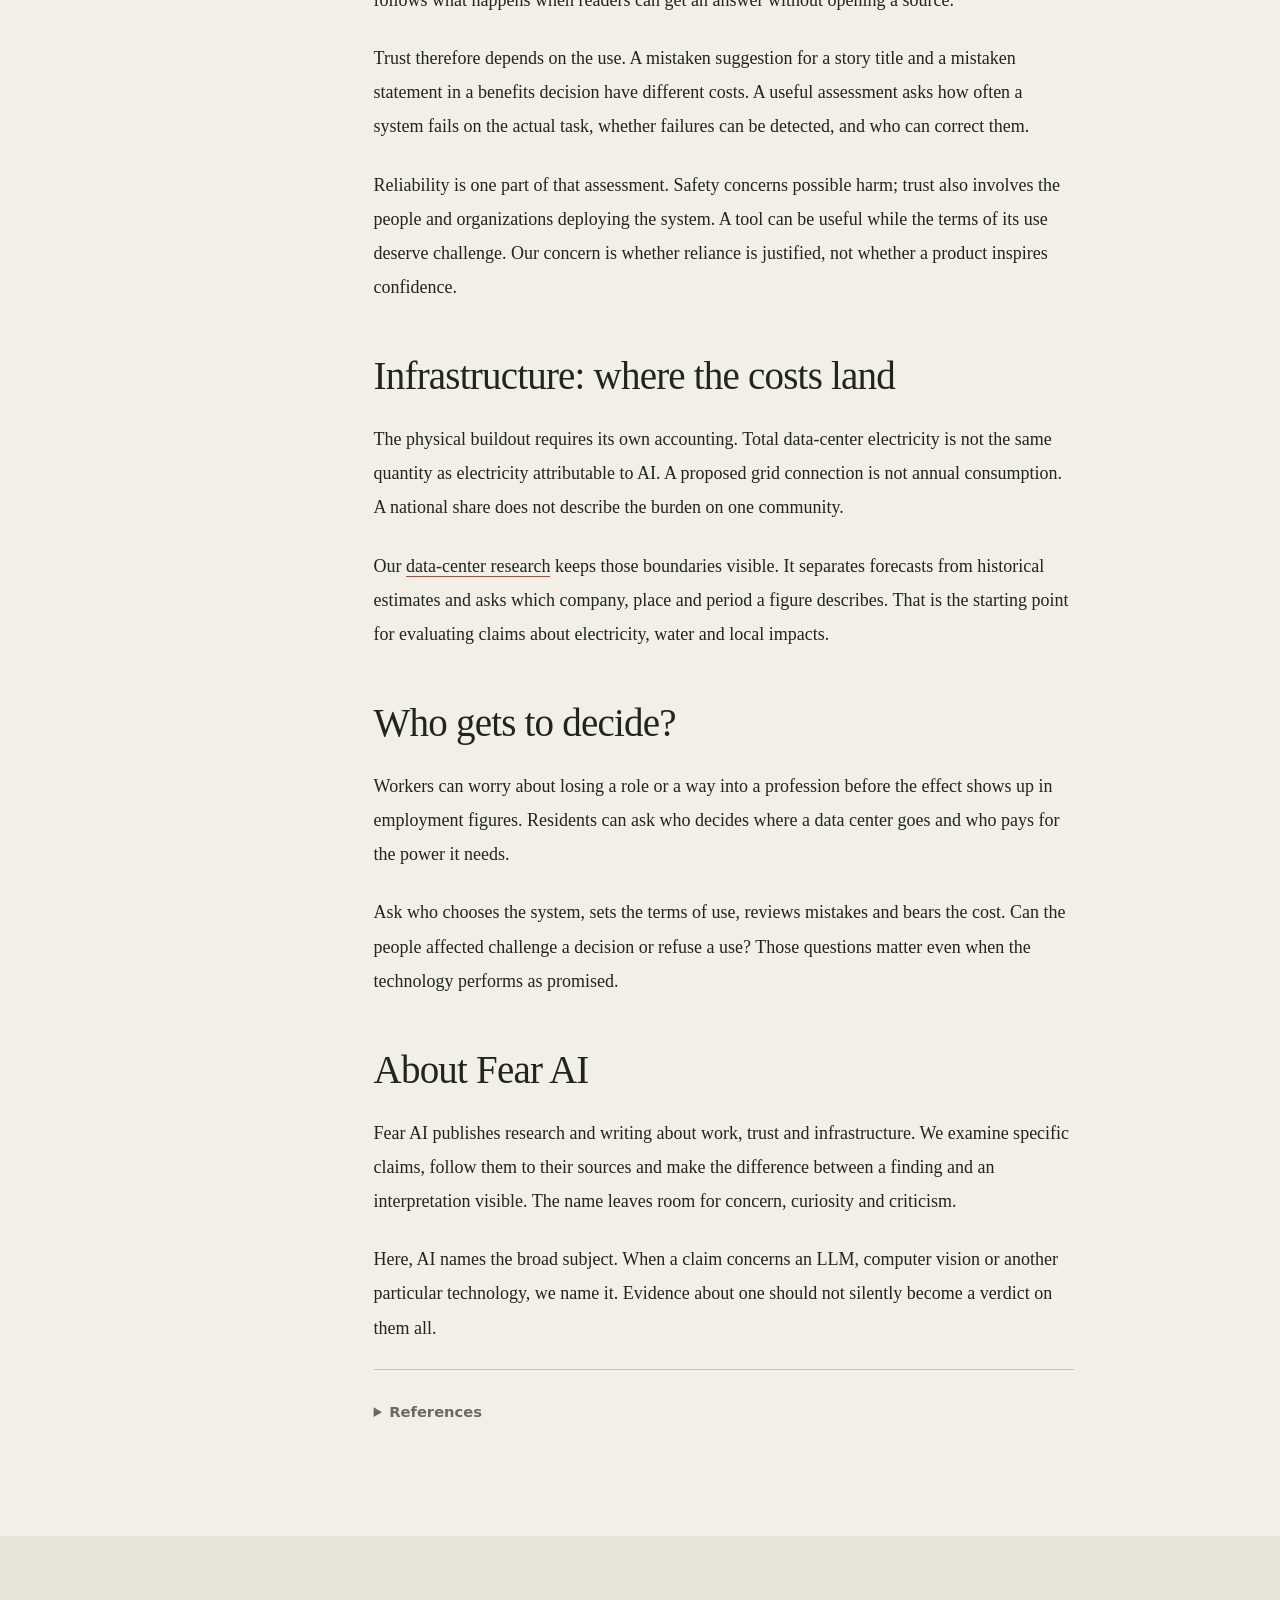
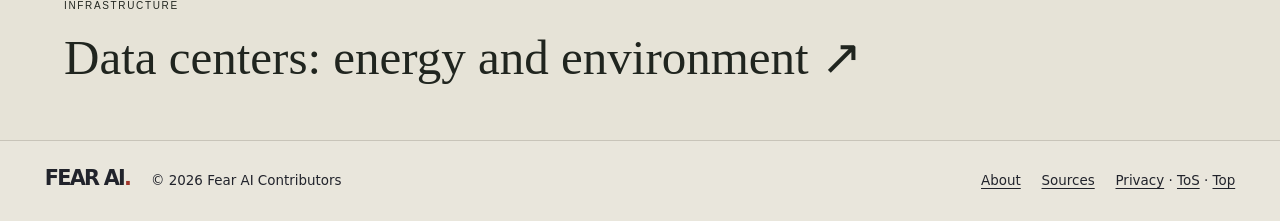
<file: perspective/index.html>
<!doctype html>
<html lang="en"><head><meta charset="utf-8"><meta name="viewport" content="width=device-width,initial-scale=1"><meta name="theme-color" content="#f2efe6"><meta name="description" content="An editorial draft on AI, employment and trust, and what evidence each claim requires."><title>What we fear when we fear AI — Fear AI</title><link rel="icon" href="/assets/mark.svg" type="image/svg+xml"><link rel="stylesheet" href="/assets/site.css"><link rel="stylesheet" href="/assets/editorial.css"><script src="/assets/site.js" defer></script></head>
<body id="top"><a class="skip" href="#main">Skip to content</a><header class="front-header">
    <div class="shell front-masthead">
      <a class="wordmark" href="/" aria-label="Fear AI home">FEAR AI<span>.</span></a>
      <nav class="front-nav" aria-label="Subjects">
        <a href="/#employment">Employment</a>
        <a href="/#trust">Trust</a>
        <a href="/#environment">Environment</a>
      </nav>
    </div>
  </header>
<main id="main">
<div class="page-top"><a href="/">Home</a><span> / Perspective</span></div>
<header class="article-header"><p class="eyebrow">PERSPECTIVE / EDITORIAL DRAFT</p><h1>What we fear<br>when we <em>fear AI.</em></h1><p class="article-deck">Losing work. Relying on an answer. Living next to a data center.</p><div class="article-meta"><span>Fear AI</span></div></header>
<div class="article-layout"><aside class="article-toc"><p class="eyebrow">IN THIS PIECE</p><a href="#work">Work</a><a href="#trust">Trust</a><a href="#infrastructure">Infrastructure</a><a href="#agency">Who decides?</a><a href="#about">About Fear AI</a></aside>
<article class="prose">
<p class="lede">A tool finishes a task in seconds. The employer decides what to do with the time saved. The worker has to live with that decision.</p>
<h2 id="work">Work: from a task to a livelihood</h2>
<p>Consider a hypothetical employer using a large language model (LLM) to prepare a first draft. The time saved may allow more work, less overtime or fewer paid hours. Someone still has to define the assignment, check the result and handle mistakes. Which effect dominates depends on the work and the choices around it. The example identifies questions; it supplies no employment estimate.</p>
<p>A 2024 study illustrates why capability and adoption differ. Svanberg and coauthors model the cost of automating computer-vision tasks. Under the study’s cost assumptions, tasks that firms could economically automate accounted for 23% of compensation for vision tasks. The estimate covers computer vision and uses task compensation as its denominator. Measuring LLM-related job loss would require employment data. <a href="#ref-work" aria-label="Reference 1">[1]</a></p>
<p>For an employment claim, ask what was measured: tasks a model might perform, firms buying a tool, vacancies, payroll employment or earnings. Then ask who is covered and over what period. These measures can tell different parts of the story. They cannot be substituted for one another.</p>
<h2 id="trust">Trust: what would make an answer worth relying on?</h2>
<p>Imagine a summary that cites a real report but attributes a finding to the wrong population. The link works. The claim is still unsupported. Verification requires reading the relevant passage and checking the date, denominator and conditions. Our <a href="/ai-summaries/">reporting on AI summaries and search clicks</a> follows what happens when readers can get an answer without opening a source.</p>
<p>Trust therefore depends on the use. A mistaken suggestion for a story title and a mistaken statement in a benefits decision have different costs. A useful assessment asks how often a system fails on the actual task, whether failures can be detected, and who can correct them.</p>
<p>Reliability is one part of that assessment. Safety concerns possible harm; trust also involves the people and organizations deploying the system. A tool can be useful while the terms of its use deserve challenge. Our concern is whether reliance is justified, not whether a product inspires confidence.</p>
<h2 id="infrastructure">Infrastructure: where the costs land</h2>
<p>The physical buildout requires its own accounting. Total data-center electricity is not the same quantity as electricity attributable to AI. A proposed grid connection is not annual consumption. A national share does not describe the burden on one community.</p>
<p>Our <a href="/datacenters/">data-center research</a> keeps those boundaries visible. It separates forecasts from historical estimates and asks which company, place and period a figure describes. That is the starting point for evaluating claims about electricity, water and local impacts.</p>
<h2 id="agency">Who gets to decide?</h2>
<p>Workers can worry about losing a role or a way into a profession before the effect shows up in employment figures. Residents can ask who decides where a data center goes and who pays for the power it needs.</p>
<p>Ask who chooses the system, sets the terms of use, reviews mistakes and bears the cost. Can the people affected challenge a decision or refuse a use? Those questions matter even when the technology performs as promised.</p>
<h2 id="about">About Fear AI</h2>
<p>Fear AI publishes research and writing about work, trust and infrastructure. We examine specific claims, follow them to their sources and make the difference between a finding and an interpretation visible. The name leaves room for concern, curiosity and criticism.</p>
<p>Here, AI names the broad subject. When a claim concerns an LLM, computer vision or another particular technology, we name it. Evidence about one should not silently become a verdict on them all.</p>
<details class="article-note article-disclosure" id="method"><summary>References</summary><ol class="article-references"><li id="ref-work">Maja S. Svanberg et al., <a href="https://ide.mit.edu/wp-content/uploads/2024/01/Beyond-AI-Exposure-Which-Tasks-are-Cost-Effective-to-Automate-with-Computer-Vision.pdf#page=1"><cite>Beyond AI Exposure: Which Tasks are Cost-Effective to Automate with Computer Vision?</cite></a>, 2024 working paper, abstract, printed p.1. A cost model, not an observed employment count; funded by the MIT–IBM Watson AI Lab.</li></ol><p>The <a href="/sources/">source list</a> distinguishes research, surveys and opinion. The early illustrated <cite>Fear AI</cite> (December 17, 2024) remains in the archive.</p></details>
</article></div><section class="next-read"><span class="eyebrow">INFRASTRUCTURE</span><h2><a href="/datacenters/">Data centers: energy and environment ↗</a></h2></section></main>
<footer class="front-footer">
    <div class="shell footer-content">
      <div class="front-identity">
        <a class="wordmark" href="/" aria-label="Fear AI home">FEAR AI<span>.</span></a>
        <span>© 2026 Fear AI Contributors</span>
      </div>
      <div class="footer-links">
        <a href="/perspective/">About</a>
        <a href="/sources/">Sources</a>
        <span class="footer-legal"><a href="/privacy/">Privacy</a> · <a href="/terms/">ToS</a> · <a href="#top">Top</a></span>
      </div>
    </div>
  </footer></body></html>
</file>
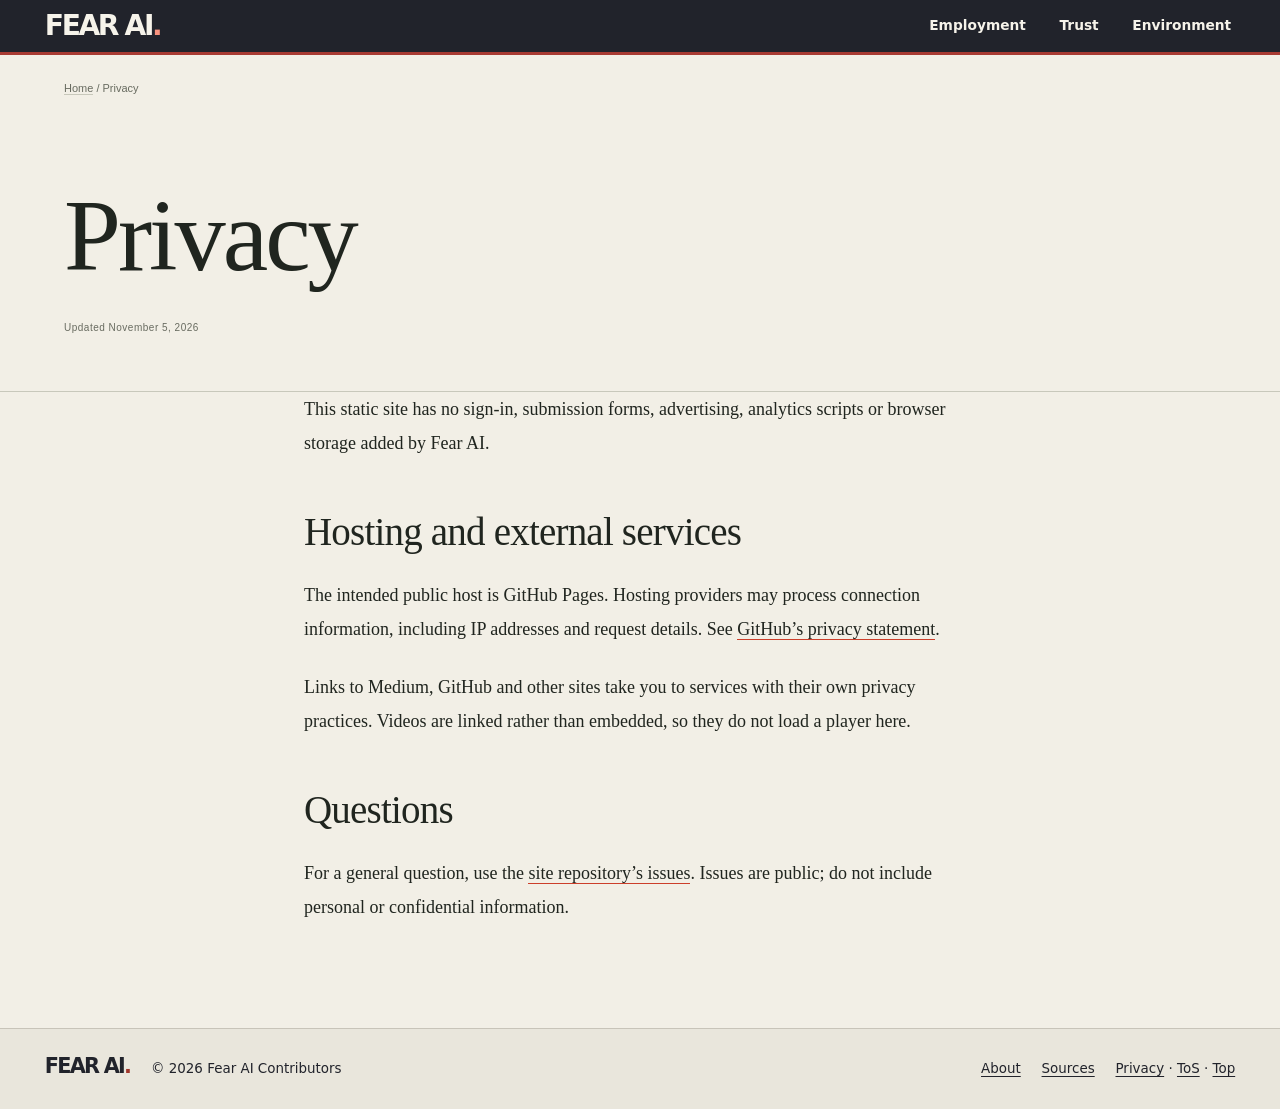
<file: privacy/index.html>
<!doctype html>
<html lang="en"><head><meta charset="utf-8"><meta name="viewport" content="width=device-width,initial-scale=1"><meta name="theme-color" content="#f2efe6"><meta name="description" content="Privacy for the Fear AI website."><title>Privacy — Fear AI</title><link rel="icon" href="/assets/mark.svg" type="image/svg+xml"><link rel="stylesheet" href="/assets/site.css"><link rel="stylesheet" href="/assets/editorial.css"><script src="/assets/site.js" defer></script></head>
<body id="top"><header class="front-header">
    <div class="shell front-masthead">
      <a class="wordmark" href="/" aria-label="Fear AI home">FEAR AI<span>.</span></a>
      <nav class="front-nav" aria-label="Subjects">
        <a href="/#employment">Employment</a>
        <a href="/#trust">Trust</a>
        <a href="/#environment">Environment</a>
      </nav>
    </div>
  </header>
<main id="main"><div class="page-top"><a href="/">Home</a> / Privacy</div><header class="article-header"><h1>Privacy</h1><p class="article-meta">Updated November 5, 2026</p></header><article class="prose policy-copy"><p>This static site has no sign-in, submission forms, advertising, analytics scripts or browser storage added by Fear AI.</p><h2>Hosting and external services</h2><p>The intended public host is GitHub Pages. Hosting providers may process connection information, including IP addresses and request details. See <a href="https://docs.github.com/en/site-policy/privacy-policies/github-general-privacy-statement">GitHub’s privacy statement</a>.</p><p>Links to Medium, GitHub and other sites take you to services with their own privacy practices. Videos are linked rather than embedded, so they do not load a player here.</p><h2>Questions</h2><p>For a general question, use the <a href="https://github.com/fear-ai/fear-ai.github.io/issues">site repository’s issues</a>. Issues are public; do not include personal or confidential information.</p></article></main><footer class="front-footer">
    <div class="shell footer-content">
      <div class="front-identity">
        <a class="wordmark" href="/" aria-label="Fear AI home">FEAR AI<span>.</span></a>
        <span>© 2026 Fear AI Contributors</span>
      </div>
      <div class="footer-links">
        <a href="/perspective/">About</a>
        <a href="/sources/">Sources</a>
        <span class="footer-legal"><a href="/privacy/">Privacy</a> · <a href="/terms/">ToS</a> · <a href="#top">Top</a></span>
      </div>
    </div>
  </footer></body></html>
</file>
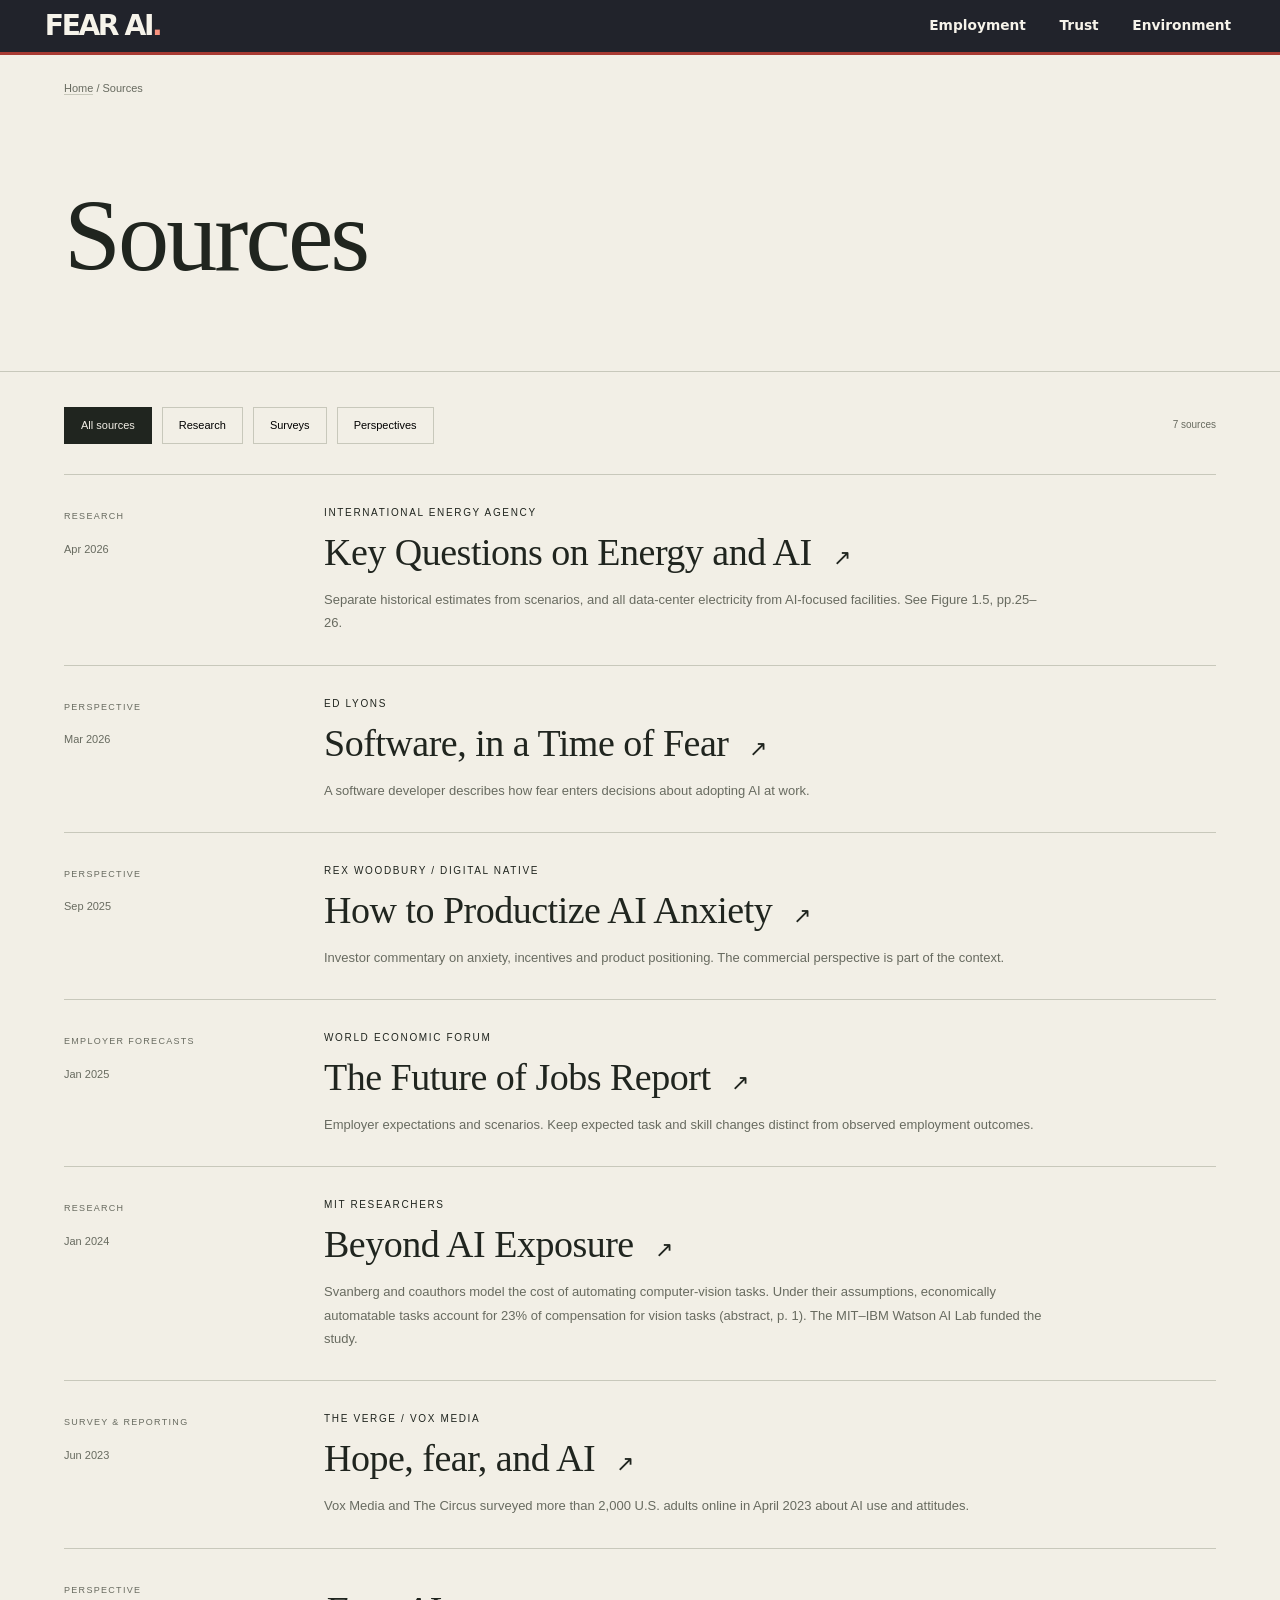
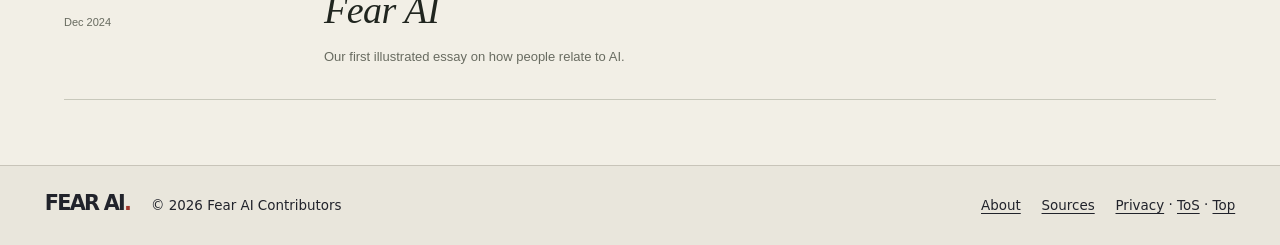
<file: sources/index.html>
<!doctype html>
<html lang="en"><head><meta charset="utf-8"><meta name="viewport" content="width=device-width,initial-scale=1"><meta name="theme-color" content="#f2efe6"><meta name="description" content="Selected research, surveys and perspectives cited by Fear AI."><title>Sources — Fear AI</title><link rel="icon" href="/assets/mark.svg" type="image/svg+xml"><link rel="stylesheet" href="/assets/site.css"><link rel="stylesheet" href="/assets/editorial.css"><script src="/assets/site.js" defer></script></head>
<body id="top"><header class="front-header">
    <div class="shell front-masthead">
      <a class="wordmark" href="/" aria-label="Fear AI home">FEAR AI<span>.</span></a>
      <nav class="front-nav" aria-label="Subjects">
        <a href="/#employment">Employment</a>
        <a href="/#trust">Trust</a>
        <a href="/#environment">Environment</a>
      </nav>
    </div>
  </header>
<main id="main">
  <nav class="page-top" aria-label="Breadcrumb"><a href="/">Home</a><span aria-hidden="true"> / </span><span aria-current="page">Sources</span></nav>
  <header class="article-header"><h1>Sources</h1></header>
  <section class="source-room" aria-label="Source list">
    <div class="filter-row" role="group" aria-label="Filter sources"><button class="filter-button active" data-filter="all" aria-pressed="true">All sources</button><button class="filter-button" data-filter="research" aria-pressed="false">Research</button><button class="filter-button" data-filter="survey" aria-pressed="false">Surveys</button><button class="filter-button" data-filter="perspective" aria-pressed="false">Perspectives</button><span id="source-count" role="status" aria-live="polite">7 sources</span></div>
    <article class="source-entry" data-category="research">
      <div class="source-meta"><span class="tag">RESEARCH</span><time datetime="2026-04-16">Apr 2026</time></div>
      <div><p class="eyebrow">International Energy Agency</p><h2><a href="https://www.iea.org/reports/key-questions-on-energy-and-ai">Key Questions on Energy and AI <span aria-hidden="true">↗</span></a></h2><p>Separate historical estimates from scenarios, and all data-center electricity from AI-focused facilities. See Figure 1.5, pp.25–26.</p></div>
    </article>
    <article class="source-entry" data-category="perspective">
      <div class="source-meta"><span class="tag">PERSPECTIVE</span><time datetime="2026-03-30">Mar 2026</time></div>
      <div><p class="eyebrow">Ed Lyons</p><h2><a href="https://mysteriousrook.medium.com/software-in-a-time-of-fear-4e5a08ac7c63">Software, in a Time of Fear <span aria-hidden="true">↗</span></a></h2><p>A software developer describes how fear enters decisions about adopting AI at work.</p></div>
    </article>
    <article class="source-entry" data-category="perspective">
      <div class="source-meta"><span class="tag">PERSPECTIVE</span><time datetime="2025-09-03">Sep 2025</time></div>
      <div><p class="eyebrow">Rex Woodbury / Digital Native</p><h2><a href="https://www.digitalnative.tech/p/how-to-productize-ai-anxiety">How to Productize AI Anxiety <span aria-hidden="true">↗</span></a></h2><p>Investor commentary on anxiety, incentives and product positioning. The commercial perspective is part of the context.</p></div>
    </article>
    <article class="source-entry" data-category="research">
      <div class="source-meta"><span class="tag">EMPLOYER FORECASTS</span><time datetime="2025-01">Jan 2025</time></div>
      <div><p class="eyebrow">World Economic Forum</p><h2><a href="https://reports.weforum.org/docs/WEF_Future_of_Jobs_Report_2025.pdf">The Future of Jobs Report <span aria-hidden="true">↗</span></a></h2><p>Employer expectations and scenarios. Keep expected task and skill changes distinct from observed employment outcomes.</p></div>
    </article>
    <article class="source-entry" data-category="research">
      <div class="source-meta"><span class="tag">RESEARCH</span><time datetime="2024-01">Jan 2024</time></div>
      <div><p class="eyebrow">MIT researchers</p><h2><a href="https://ide.mit.edu/wp-content/uploads/2024/01/Beyond-AI-Exposure-Which-Tasks-are-Cost-Effective-to-Automate-with-Computer-Vision.pdf">Beyond AI Exposure <span aria-hidden="true">↗</span></a></h2><p>Svanberg and coauthors model the cost of automating computer-vision tasks. Under their assumptions, economically automatable tasks account for 23% of compensation for vision tasks (abstract, p. 1). The MIT–IBM Watson AI Lab funded the study.</p></div>
    </article>
    <article class="source-entry" data-category="survey">
      <div class="source-meta"><span class="tag">SURVEY & REPORTING</span><time datetime="2023-06-26">Jun 2023</time></div>
      <div><p class="eyebrow">The Verge / Vox Media</p><h2><a href="https://www.theverge.com/c/23753704/ai-chatgpt-data-survey-research">Hope, fear, and AI <span aria-hidden="true">↗</span></a></h2><p>Vox Media and The Circus surveyed more than 2,000 U.S. adults online in April 2023 about AI use and attitudes.</p></div>
    </article>
    <article class="source-entry" data-category="perspective">
      <div class="source-meta"><span class="tag">PERSPECTIVE</span><time datetime="2024-12-17">Dec 2024</time></div>
      <div><h2><cite>Fear AI</cite></h2><p>Our first illustrated essay on how people relate to AI.</p></div>
    </article>
  </section>
</main>
<footer class="front-footer">
    <div class="shell footer-content">
      <div class="front-identity">
        <a class="wordmark" href="/" aria-label="Fear AI home">FEAR AI<span>.</span></a>
        <span>© 2026 Fear AI Contributors</span>
      </div>
      <div class="footer-links">
        <a href="/perspective/">About</a>
        <a href="/sources/">Sources</a>
        <span class="footer-legal"><a href="/privacy/">Privacy</a> · <a href="/terms/">ToS</a> · <a href="#top">Top</a></span>
      </div>
    </div>
  </footer></body></html>
</file>
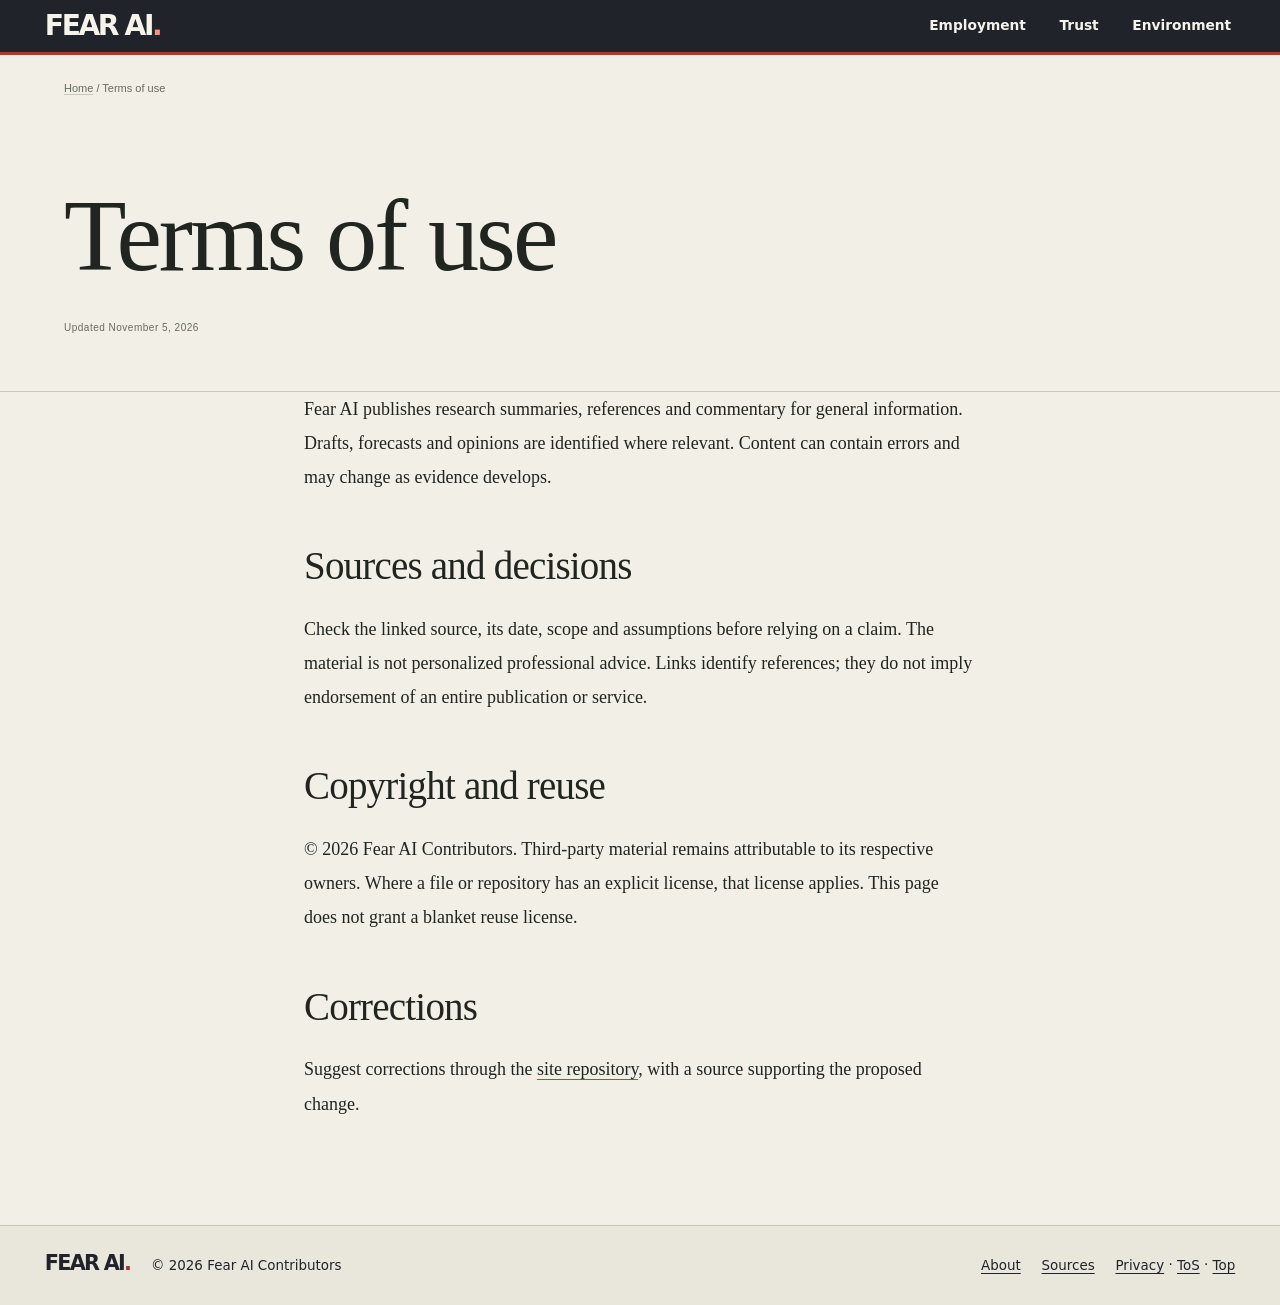
<file: terms/index.html>
<!doctype html>
<html lang="en"><head><meta charset="utf-8"><meta name="viewport" content="width=device-width,initial-scale=1"><meta name="theme-color" content="#f2efe6"><meta name="description" content="Terms of use for the Fear AI website."><title>Terms of use — Fear AI</title><link rel="icon" href="/assets/mark.svg" type="image/svg+xml"><link rel="stylesheet" href="/assets/site.css"><link rel="stylesheet" href="/assets/editorial.css"><script src="/assets/site.js" defer></script></head>
<body id="top"><header class="front-header">
    <div class="shell front-masthead">
      <a class="wordmark" href="/" aria-label="Fear AI home">FEAR AI<span>.</span></a>
      <nav class="front-nav" aria-label="Subjects">
        <a href="/#employment">Employment</a>
        <a href="/#trust">Trust</a>
        <a href="/#environment">Environment</a>
      </nav>
    </div>
  </header>
<main id="main"><div class="page-top"><a href="/">Home</a> / Terms of use</div><header class="article-header"><h1>Terms of use</h1><p class="article-meta">Updated November 5, 2026</p></header><article class="prose policy-copy"><p>Fear AI publishes research summaries, references and commentary for general information. Drafts, forecasts and opinions are identified where relevant. Content can contain errors and may change as evidence develops.</p><h2>Sources and decisions</h2><p>Check the linked source, its date, scope and assumptions before relying on a claim. The material is not personalized professional advice. Links identify references; they do not imply endorsement of an entire publication or service.</p><h2>Copyright and reuse</h2><p>© 2026 Fear AI Contributors. Third-party material remains attributable to its respective owners. Where a file or repository has an explicit license, that license applies. This page does not grant a blanket reuse license.</p><h2>Corrections</h2><p>Suggest corrections through the <a href="https://github.com/fear-ai/fear-ai.github.io/issues">site repository</a>, with a source supporting the proposed change.</p></article></main><footer class="front-footer">
    <div class="shell footer-content">
      <div class="front-identity">
        <a class="wordmark" href="/" aria-label="Fear AI home">FEAR AI<span>.</span></a>
        <span>© 2026 Fear AI Contributors</span>
      </div>
      <div class="footer-links">
        <a href="/perspective/">About</a>
        <a href="/sources/">Sources</a>
        <span class="footer-legal"><a href="/privacy/">Privacy</a> · <a href="/terms/">ToS</a> · <a href="#top">Top</a></span>
      </div>
    </div>
  </footer></body></html>
</file>
<file: assets/editorial.css>
body.editorial {
  --paper: #f6f3ea;
  --ink: #21232b;
  --rule: #c8c4b9;
  --accent: #a0362b;
  --figure: #e5e8f0;
  --employment-paper: #e5edf5;
  --trust-paper: #f3e6ea;
  --environment-paper: #eee8d5;
}



html { scroll-padding-top: 5rem; }
body.editorial {
  margin: 0;
  background: var(--paper);
  color: var(--ink);
  font: 1rem/1.55 system-ui, -apple-system, sans-serif;
  --serif: Georgia, "Times New Roman", serif;
  --sans: system-ui, -apple-system, sans-serif;
}
.editorial *, .editorial *::before, .editorial *::after { box-sizing: border-box; }
.editorial a { color: inherit; text-underline-offset: .19em; }
.editorial a:focus-visible, .editorial summary:focus-visible { outline: 2px solid currentColor; outline-offset: 4px; }
.editorial h1, .editorial h2, .editorial p, .editorial figure, .editorial dl, .editorial dd { margin: 0; }
.editorial h1 { font: 700 clamp(3.25rem, 7vw, 7rem)/.95 var(--serif); letter-spacing: -.08em; margin-block: .14em .17em; }
.editorial .shell, .front-header .shell, .front-footer .shell {
  width: min(100% - clamp(30px, 7vw, 108px), 1260px);
  margin-inline: auto;
}
.front-header .wordmark, .front-footer .wordmark {
  font: 900 1.6rem/1 system-ui, -apple-system, sans-serif;
  letter-spacing: -.085em;
  text-decoration: none;
  white-space: nowrap;
}
.front-footer .wordmark span { color: #a0362b; }
.front-header {
  position: sticky;
  inset-block-start: 0;
  z-index: 2;
  color: #f6f3ea;
  background: #21232b;
  border-block-end: 3px solid #a83b33;
}
.front-masthead {
  display: flex;
  justify-content: space-between;
  align-items: center;
  gap: 1rem 2rem;
  padding-block: .65rem;
}
.front-masthead .wordmark { font-size: clamp(1.45rem, 2.2vw, 2.1rem); }
.front-masthead .wordmark span { color: #f8927e; }

.front-header .front-nav {
  display: flex;
  position: static;
  inset: auto;
  width: auto;
  padding: 0;
  background: transparent;
  box-shadow: none;
  border: 0;
  align-items: baseline;
  gap: 0 clamp(.5rem, 2vw, 1.8rem);
  flex-wrap: nowrap;
}
.front-nav a {
  display: inline-block;
  padding: .3rem .25rem;
  font: 700 .86rem/1.55 system-ui, -apple-system, sans-serif;
  color: inherit;
  text-decoration-line: underline;
  text-decoration-color: transparent;
  text-underline-offset: .36em;
}
.front-nav a:hover,
.front-nav a:focus-visible,
body:has(#employment:target) .front-nav a[href="/#employment"],
body:has(#trust:target) .front-nav a[href="/#trust"],
body:has(#environment:target) .front-nav a[href="/#environment"] {
  text-decoration-color: #ffd0c1;
  text-decoration-thickness: 2px;
}

.front-opening {
  display: grid;
  grid-template-columns: minmax(0, 1fr) minmax(0, 1fr);
  align-items: stretch;
  margin-block: clamp(1.05rem, 2.5vw, 2.3rem) clamp(1.15rem, 3vw, 2.6rem);
  border-block: 1px solid var(--rule);
}
.opening-copy { align-self: center; padding: clamp(1.5rem, 4vw, 4.1rem); }
.opening-copy h1 { font-size: clamp(3.2rem, 6.4vw, 6.25rem); }
.opening-copy h1 span { color: var(--accent); }
.opening-copy p {
  max-width: 27ch;
  font: clamp(1.25rem, 2.35vw, 2rem)/1.25 var(--serif);
  text-wrap: pretty;
}
.front-figure {
  position: relative;
  display: grid;
  place-items: center;
  padding: .6rem 1rem 1.15rem;
  background: var(--figure);
}
.front-figure img {
  display: block;
  width: min(100%, 425px);
  height: auto;
}
.front-figure figcaption {
  position: absolute;
  inset: auto .85rem .65rem auto;
  font: 700 .78rem/1.3 ui-monospace, monospace;
}

.front-subjects {
  display: grid;
  grid-template-columns: repeat(3, minmax(0, 1fr));
  gap: clamp(.9rem, 2.25vw, 2rem);
}
.front-subject {
  border-block-start: 3px solid var(--subject);
  padding: .8rem clamp(.75rem, 1.2vw, 1rem) 1.15rem;
  background: var(--subject-paper);
  scroll-margin-top: .4rem;
}
.front-subject.jobs { --subject-paper: var(--employment-paper); --subject: #2f5376; }
.front-subject.trust { --subject-paper: var(--trust-paper); --subject: #773b52; }
.front-subject.environment { --subject-paper: var(--environment-paper); --subject: #665122; }
.front-subject h2 {
  margin-block-end: .65rem;
  color: var(--subject);
  font-size: .76rem;
  text-transform: uppercase;
  letter-spacing: .10em;
}
.front-subject:target h2 { text-decoration: underline; text-underline-offset: .3em; }
.story-link {
  display: flex;
  flex-direction: column;
  gap: .65rem;
  text-decoration: none;
}
.story-link:hover h3,
.story-link:focus-visible h3 { text-decoration: underline; text-decoration-thickness: 1px; }
.story-link img {
  display: block;
  width: 100%;
  height: auto;
  aspect-ratio: 3 / 2;
  object-fit: cover;
  background: var(--figure);
}
.story-link h3 {
  margin: 0;
  font: 700 clamp(1.5rem, 2.65vw, 2.35rem)/1.04 var(--serif);
  letter-spacing: -.05em;
  text-wrap: balance;
}
.front-story p {
  margin-block-start: .45rem;
  max-width: 38ch;
  font-size: .95rem;
}
.front-evidence {
  display: grid;
  grid-template-columns: 1fr 1fr;
  gap: 1.2rem clamp(1.2rem, 4vw, 3.4rem);
  border-block: 1px solid var(--rule);
  margin-block: clamp(1rem, 3vw, 2.5rem) clamp(1.5rem, 4vw, 3.5rem);
  background: var(--trust-paper);
  padding: clamp(1rem, 2.4vw, 2rem);
}
.front-evidence h2 { font: 700 clamp(1.24rem, 2.4vw, 1.8rem)/1.16 var(--serif); }
.front-evidence h2 + p { margin-block: .45rem .65rem; }
.front-evidence details { margin-block-start: .55rem; font-size: .88rem; }
.front-evidence summary { cursor: pointer; font-weight: 650; }
.front-evidence details p { margin-block-start: .4rem; }
.front-evidence h3 { margin: 0; font-size: .87rem; font-weight: 650; }
.evidence-unit { font-size: .78rem; }
.evidence-bars > div {
  display: grid;
  grid-template-columns: 1fr auto;
  gap: .2rem .75rem;
  margin-block: .5rem;
  font-size: .82rem;
}
.evidence-bars > div::after {
  content: "";
  grid-column: 1 / -1;
  height: .45rem;
  background: linear-gradient(to right, #763a58 var(--bar), #dbcbd0 var(--bar));
}
.evidence-bars dd { font-weight: 730; font-variant-numeric: tabular-nums; }
.evidence-axis { display: flex; justify-content: space-between; font-size: .75rem; }

@media (max-width: 730px) {
  html { scroll-padding-top: 6.4rem; }
  .front-masthead { flex-wrap: wrap; gap: .3rem 1rem; }
  .front-nav { margin-inline-start: -.25em; }
  .front-nav a { font-size: .83rem; padding-block: .36rem; }
  .front-opening, .front-subjects, .front-evidence { grid-template-columns: 1fr; }
  .opening-copy { padding: .45rem .1rem 1.1rem; }
  .opening-copy h1 { font-size: clamp(2.8rem, 12.3vw, 5.5rem); }
  .front-figure img { width: min(100%, 355px); }
  .front-subject { padding-block-end: .65rem; }
  .front-evidence figure { border-block-start: 1px solid var(--rule); padding-block-start: .8rem; }
}

@media (prefers-reduced-motion: no-preference) {
  html { scroll-behavior: smooth; }
  .front-nav a { transition: text-decoration-color .17s ease-out; }
}

.front-footer { background: #e9e6dc; border-block-start: 1px solid var(--rule, #c8c4b9); }
.footer-content, .front-identity, .footer-links {
  display: flex;
  align-items: baseline;
  flex-wrap: wrap;
  gap: .55rem 1.3rem;
}
.footer-content { justify-content: space-between; padding-block: clamp(1rem, 2vw, 1.8rem); }
.front-identity, .footer-links { font-size: .84rem; }
.front-identity .wordmark { font-size: 1.3rem; }
.footer-links { margin-inline-start: auto; }
.footer-links a { display: inline-block; padding-block: .25em; }
.footer-legal { margin-inline-start: auto; white-space: nowrap; }
.chart-source { margin-block-start: .3rem; font-size: .78rem; }

.front-footer { color: #21232b; font-family: system-ui, -apple-system, sans-serif; }
.front-footer .footer-links a { color: inherit; text-decoration: underline; text-underline-offset: .19em; }
.front-footer .footer-links { justify-content: flex-start; }
@media (max-width: 745px) {
  .front-footer .footer-links { width: 100%; column-gap: .8rem; }
}


nav.page-top { display: block; }
nav.page-top a { padding: 0; }

.article-cover { display: grid; grid-template-columns: repeat(2, minmax(0, 1fr)); margin-block-start: clamp(1rem, 3vw, 2.5rem); color: #f9eee1; background: #211b19; }
.cover-copy { align-self: center; container-type: inline-size; padding: clamp(1.2rem, 4.6vw, 4rem); }
.cover-kicker { font-size: .8rem; font-weight: 700; letter-spacing: .07em; text-transform: uppercase; }
.article-cover h1 { font-size: clamp(1.875rem, 11.5cqi, 4.5rem); text-wrap: balance; }
.article-cover h1 span { color: #ff744b; }
.cover-deck { font: clamp(1.16rem, 2.5vw, 1.6rem)/1.25 var(--serif); }
.cover-art { display: flex; flex-direction: column; min-width: 0; }
.cover-art img { display: block; width: 100%; height: 100%; aspect-ratio: 3 / 2; object-fit: cover; }
.cover-art figcaption { padding: .45rem .85rem; font-size: .8rem; }
.article-body { max-width: 70ch; margin: clamp(1.5rem, 5vw, 4rem) auto; font: clamp(1.06rem, 1.65vw, 1.23rem)/1.65 var(--serif); overflow-wrap: anywhere; }
.article-body > p { margin-block: 1rem; }
.article-body > h2 { margin-block-start: 1.65rem; line-height: 1.13; }
.article-body a { color: var(--accent); }
.article-body .article-evidence { display: block; font: 1rem/1.5 var(--sans); margin-block: 1.4rem; }
.article-evidence .evidence-unit { margin: 0; }
.article-evidence figure { border: 0; padding: 0; }
.article-body .search-timeline {
  margin-block: .8rem 1.1rem;
  padding: clamp(.85rem, 3vw, 1.5rem);
  background: var(--trust-paper);
  font: .9rem/1.45 var(--sans);
}
.search-timeline ol {
  display: grid;
  grid-template-columns: repeat(3, minmax(0, 1fr));
  gap: 1.25rem;
  margin: 0;
  padding: 0;
  list-style: none;
}
.search-timeline li { border-block-start: 2px solid #a1657f; padding-block-start: .6rem; }
.search-timeline time { display: block; color: #713950; font: 700 1.35rem/1.15 var(--serif); }
.search-timeline p { margin-block-start: .38rem; }
.article-body table { width: 100%; border-collapse: collapse; margin-block: 1.2rem; font: clamp(.79rem, 1.35vw, .93rem)/1.45 var(--sans); font-variant-numeric: tabular-nums; }
.article-body th, .article-body td { padding: .45rem .3rem; border-bottom: 1px solid var(--rule); }
.article-body th, .article-body td { text-align: end; }
.article-body th:first-child, .article-body td:first-child { text-align: start; }
.article-body .footnote { font: .86rem/1.5 var(--sans); }
.article-body .footnote ol { padding-inline-start: 1.45rem; }
.article-body .footnote li { margin-block: .45rem; }
.article-disclosure {
  margin-block: .85rem;
  border-block-start: 1px solid #c9bfc0;
  font: .92rem/1.55 system-ui, sans-serif;
}
.article-disclosure > summary {
  padding-block: .55rem;
  cursor: pointer;
  font-weight: 700;
}
.article-disclosure > summary:focus-visible { outline: 2px solid currentColor; }
.article-disclosure > p { margin-block: .45rem .9rem; }
.article-disclosure.references { margin-block-start: 2rem; }
.footnote li:target { background: #f1e5e7; }
.article-body .revenue-change {
  margin-block: 1.4rem .65rem;
  padding: clamp(.75rem, 3vw, 1.5rem);
  color: var(--ink);
  background: #efe9df;
  font: .9rem/1.4 var(--sans);
}
.revenue-change figcaption { margin-block-end: .8rem; }
.revenue-change figcaption strong {
  display: block;
  font: 700 clamp(1.23rem, 3vw, 1.6rem)/1.15 var(--serif);
}
.revenue-change figcaption span { display: block; margin-block-start: .25rem; }
.revenue-change dl > div { padding-block: .4rem; }
.revenue-change dt { float: left; font-weight: 600; }
.revenue-change dd { text-align: end; font-variant-numeric: tabular-nums; }
.revenue-change .change-axis {
  position: relative;
  display: block;
  clear: both;
  block-size: .48rem;
  margin-block-start: .2rem;
  background: #d9d0c3;
}
.revenue-change .change-axis::after {
  position: absolute;
  inset-block: 0;
  left: 50%;
  border-left: 1px solid #62594d;
  content: "";
}
.revenue-change .change-axis i { position: absolute; width: var(--length); height: 100%; }
.revenue-change .loss { right: 50%; background: #9c523d; }
.revenue-change .gain { left: 50%; background: #306555; }
.revenue-change .change-total { border-block-start: 1px solid #c4b8a9; font-weight: 750; }
.revenue-change .change-ticks {
  display: grid;
  grid-template-columns: repeat(3, 1fr);
  font-size: .76rem;
}
.change-ticks span:nth-child(2) { text-align: center; }
.change-ticks span:last-child { text-align: end; }
.revenue-change .chart-source { margin-block-start: .55rem; }
@media (max-width: 730px) {
  .article-cover { grid-template-columns: minmax(0, 1fr); }
  .article-cover h1 { font-size: clamp(1.875rem, 11.5cqi, 2.5rem); }
  .cover-art img { height: auto; }
}
@media (max-width: 570px) {
  .search-timeline ol { grid-template-columns: minmax(0, 1fr); gap: .8rem; }
  .search-timeline li { border-block-start: 0; border-inline-start: 2px solid #a1657f; padding: 0 0 0 .7rem; }
}
</file>
<file: assets/site.css>
:root{--paper:#f2efe6;--ink:#20251f;--muted:#686b60;--red:#cc3e2a;--line:#c8c8bb;--serif:'Libre Caslon Display',Georgia,'Times New Roman',serif;--sans:'DM Sans',Arial,sans-serif;--pad:clamp(24px,5vw,80px)}
*{box-sizing:border-box}html{scroll-behavior:smooth;scroll-padding-top:30px}body{margin:0;background:var(--paper);color:var(--ink);font-family:var(--sans);font-size:16px;line-height:1.6;-webkit-font-smoothing:antialiased}a{color:inherit;text-decoration:none}button{font:inherit}button,a{-webkit-tap-highlight-color:transparent}button{cursor:pointer}a:focus-visible,button:focus-visible,[tabindex]:focus-visible{outline:3px solid var(--red);outline-offset:5px}::selection{background:var(--red);color:var(--paper)}h1,h2,h3,p,figure{margin:0}h1,h2,h3{font-weight:400}h1,h2,h3,blockquote{font-family:var(--serif)}em{font-weight:400}img{display:block;max-width:100%;height:auto}[hidden]{display:none!important}.skip{position:absolute;top:-100px;left:20px;padding:14px;background:var(--ink);color:var(--paper);z-index:10}.skip:focus{top:10px}.masthead{height:100px;margin:0 var(--pad);display:flex;align-items:center;justify-content:space-between;border-bottom:2px solid var(--ink);gap:40px}.brand{display:inline-flex;align-items:center;font:700 30px/1 var(--sans);letter-spacing:-1.8px;white-space:nowrap}.brand-mark{font-weight:400;color:var(--red);font-size:34px;margin:0 7px;line-height:.7}.brand-dot{color:var(--red)}nav{display:flex;gap:34px;align-items:center;font-size:13px;font-weight:500}nav a{padding:8px 0;position:relative}nav a:after{content:'';position:absolute;left:0;bottom:1px;width:0;height:1px;background:var(--red);transition:width .2s}nav a:hover:after,nav a[aria-current]:after{width:100%}.nav-external{margin-left:24px}.menu-button{display:none}.edition{padding:14px 0;margin:0 var(--pad);display:flex;justify-content:space-between;gap:16px;font-size:10px;font-weight:500;letter-spacing:1.5px;border-bottom:1px solid var(--line)}.hero{display:grid;grid-template-columns:1.15fr 1fr;gap:3vw;align-items:center;padding:53px var(--pad) 54px;max-width:1680px;margin:auto}.eyebrow{font:500 10px/1.6 var(--sans);letter-spacing:1.65px;text-transform:uppercase}.red-square{display:inline-block;width:7px;height:7px;background:var(--red);margin-right:9px}.hero h1{font-size:clamp(76px,8.4vw,134px);line-height:.92;letter-spacing:-4.5px;margin:28px 0 29px}.hero h1 em{color:var(--red)}.hero-deck{font-size:17px;line-height:1.65;color:#575d51}.hero-actions{display:flex;gap:27px;align-items:center;margin-top:30px}.button{display:inline-flex;justify-content:space-between;align-items:center;gap:40px;background:var(--red);color:#fff8ec;padding:16px 20px;font-size:12px;font-weight:500;transition:background .2s,transform .2s}.button:hover{background:#a82e1e;transform:translateY(-2px)}.button span{font-size:19px;line-height:1}.text-link{font-size:12px;font-weight:500;display:inline-block;border-bottom:1px solid currentColor;padding-bottom:4px;line-height:1.6}.text-link:hover{color:var(--red)}.hero-art{position:relative;padding:0 0 0 18px;max-width:640px;justify-self:end;width:100%}.art-note{display:flex;justify-content:space-between;font-size:9px;letter-spacing:1.4px;border-top:1px solid var(--line);padding-top:10px;margin:0 20px}.hero-art img{width:100%;margin-top:-6px}.hero-art figcaption{text-align:center;font-size:11px;line-height:1.5;color:var(--muted);margin-top:-7px}.hero-art figcaption em{color:var(--ink)}.intro-strip{margin:0 var(--pad);padding:33px 0;border-top:1px solid var(--ink);border-bottom:1px solid var(--ink);display:grid;grid-template-columns:1fr 1.2fr 48px;gap:55px;align-items:center}.intro-strip>p{font-family:var(--serif);font-size:28px;line-height:1.12;letter-spacing:-.5px}.intro-strip>div{max-width:590px;font-size:13px;line-height:1.8;color:var(--muted)}.circle-link{width:44px;height:44px;border:1px solid var(--ink);border-radius:50%;display:grid;place-items:center;font-size:22px}.circle-link:hover{background:var(--ink);color:var(--paper)}.section{padding:93px var(--pad) 0;max-width:1680px;margin:auto}.section-heading{display:grid;grid-template-columns:1fr 1.45fr .6fr;gap:30px;align-items:start;margin-bottom:42px}.section-heading h2{font-size:clamp(44px,4.3vw,66px);line-height:1.02;letter-spacing:-1.5px}.section-heading>.eyebrow{padding-top:8px}.section-aside{font-size:12px;color:var(--muted);padding-top:10px;justify-self:end}.question-row{display:grid;grid-template-columns:70px 1fr 1fr 40px;gap:20px;align-items:center;padding:29px 12px 30px 0;border-top:1px solid var(--line);transition:padding .2s,background .2s}.question-row:last-child{border-bottom:1px solid var(--line)}.row-number{font-size:10px;letter-spacing:1px;color:var(--muted)}.question-row h3{font-size:46px;letter-spacing:-1px;line-height:1.2}.question-row p{font-size:13px;color:var(--muted);line-height:1.7}.row-arrow{justify-self:end;font-size:27px;transition:transform .2s}.question-row:hover{padding-left:14px;background:#e9e5d9}.question-row:hover .row-arrow{color:var(--red);transform:translate(3px,-3px)}.section-heading.compact{grid-template-columns:1fr 1.65fr auto;align-items:center;margin-bottom:34px}.compact h2{font-size:49px}.compact>.text-link{align-self:end}.essay-grid{display:grid;grid-template-columns:1.05fr 1fr;gap:24px}.essay{border:1px solid var(--line);background:#e9e5d9}.essay-top{display:flex;justify-content:space-between;align-items:center;font-size:10px;margin:20px 24px;letter-spacing:1px}.tag{font-size:9px;font-weight:500;letter-spacing:1.3px;display:inline-block}.feature .tag{border:1px solid #9c9d90;padding:4px 7px}.type-art{height:270px;display:flex;align-items:center;justify-content:center;position:relative;overflow:hidden;background:repeating-linear-gradient(0deg,transparent,transparent 6px,#d8d6c9 7px,transparent 8px);margin:0 24px}.type-art>span:first-child{font:250px/.9 var(--serif);letter-spacing:-20px;color:var(--red);padding-right:18px}.type-art-eye{position:absolute;width:160px;height:76px;border:2px solid var(--ink);border-radius:90% 0 90% 0;transform:rotate(45deg);background:var(--paper);right:50px;top:91px}.type-art-eye:before{content:'';position:absolute;width:44px;height:44px;background:var(--ink);border:12px solid var(--red);border-radius:50%;left:55px;top:13px}.type-art small{position:absolute;bottom:12px;left:12px;font:9px var(--sans);letter-spacing:2px}.essay-bottom{padding:25px 30px 28px}.essay-bottom h3{font-size:46px;line-height:1.1;margin:12px 0}.essay h3 a{display:block}.essay h3 a:hover{color:var(--red)}.essay-bottom h3 a{display:flex;justify-content:space-between;gap:15px}.essay-bottom>p:not(.eyebrow){font-size:13px;color:var(--muted);max-width:410px}.caption{font-size:10px;color:var(--muted);line-height:1.7}.essay-bottom>.caption{display:block;margin-top:23px}.essay-stack{display:grid;gap:24px}.small-essay{padding:0 27px 24px;position:relative;background:transparent}.small-essay .essay-top{margin:20px 0 23px}.small-essay h3{font-size:43px;line-height:1;letter-spacing:-.8px;margin-bottom:17px}.inline-arrow{font-family:var(--sans);font-size:27px;position:absolute;right:28px;top:77px}.small-essay>p{font-size:12px;color:var(--muted);max-width:360px;margin-bottom:18px}.small-essay .text-link{font-size:10px}.dark{background:var(--ink);color:var(--paper);border-color:var(--ink)}.dark>p{color:#bdbfb2}.dark .tag{color:#d9af98}.manifesto{margin:90px var(--pad) 0;padding:62px 20px;text-align:center;border-top:1px solid var(--ink);border-bottom:1px solid var(--ink)}.asterisk{font-size:45px;line-height:1;color:var(--red);display:block;margin-bottom:22px}.manifesto>p{font:clamp(32px,3.7vw,57px)/1.13 var(--serif);letter-spacing:-.9px}.manifesto p em{color:var(--red)}.manifesto .text-link{margin-top:25px}.project-list{border-top:1px solid var(--line)}.project{display:grid;grid-template-columns:90px 1fr 30px;gap:25px;align-items:center;padding:30px 0;border-bottom:1px solid var(--line)}.project-symbol{width:68px;height:68px;border:1px solid #aaaF9f;display:grid;place-items:center;font:28px/1 Georgia,serif}.project h3{font:500 27px var(--sans);letter-spacing:-1px;margin:2px 0 6px}.project p{font-size:12px;color:var(--muted)}.project:hover h3,.project:hover .row-arrow{color:var(--red)}.closing{padding:110px var(--pad) 95px;text-align:center}.closing h2{font-size:clamp(45px,6vw,84px);line-height:1.05;letter-spacing:-2px;margin:25px 0 32px}.closing h2 em{color:var(--red)}.footer-links a:hover{color:var(--red)}.page-top{margin:0 var(--pad);padding-top:25px;color:var(--muted);font-size:11px}.page-top a{border-bottom:1px solid var(--line)}.article-header{padding:65px var(--pad) 55px;border-bottom:1px solid var(--line);max-width:1680px;margin:auto}.article-header h1{font-size:clamp(65px,8vw,112px);line-height:.97;letter-spacing:-3px;margin:24px 0 30px}.article-header h1 em{color:var(--red)}.article-deck{font-size:19px;line-height:1.55;color:var(--muted)}.article-meta{display:flex;gap:30px;margin-top:34px;font-size:10px;letter-spacing:.5px;color:var(--muted)}.article-layout{display:grid;grid-template-columns:220px minmax(0,700px);gap:7vw;padding:65px var(--pad) 90px;max-width:1440px;margin:auto}.article-toc{position:sticky;top:40px;align-self:start;display:flex;flex-direction:column;gap:14px;font-size:11px}.article-toc>.eyebrow{margin-bottom:10px}.article-toc a:hover{color:var(--red)}.prose{font-family:Georgia,serif;font-size:18px;line-height:1.9}.prose>p{margin-bottom:24px}.prose .lede{font-size:25px;line-height:1.55}.prose h2{font-size:39px;line-height:1.12;letter-spacing:-.8px;margin:50px 0 24px}.prose a{border-bottom:1px solid var(--red)}.prose a:hover{color:var(--red)}blockquote{font-size:43px;line-height:1.12;letter-spacing:-1px;border-left:3px solid var(--red);margin:35px 0;padding:8px 0 8px 25px}.article-note{border-top:1px solid var(--line);margin-top:45px;padding-top:22px;font-family:var(--sans);font-size:12px;line-height:1.9;color:var(--muted)}.article-note .eyebrow{margin-bottom:10px}.next-read{padding:55px var(--pad);background:#e6e3d7}.next-read h2{font-size:49px;line-height:1.1;margin-top:15px}.next-read a:hover{color:var(--red)}.scope-section{display:grid;grid-template-columns:1fr 1fr;gap:8vw;padding:75px var(--pad);max-width:1550px;margin:auto;align-items:start}.scope-section h2{font-size:65px;line-height:1;margin:23px 0}.scope-section>div>p:not(.eyebrow){font-size:14px;line-height:1.9;color:var(--muted);margin-bottom:17px}.inline-source{display:block;font-size:11px;text-decoration:underline;margin-top:15px}.scope-card{border:1px solid var(--ink);padding:24px;background:#e9e5d9}.scope-tabs{display:flex;border-bottom:1px solid #b6b7aa;gap:18px}.scope-tabs button{background:none;border:0;color:var(--muted);padding:0 0 12px;font-size:11px;border-bottom:2px solid transparent}.scope-tabs button[aria-selected=true]{color:var(--ink);border-bottom-color:var(--red)}.scope-value{display:flex;align-items:baseline;gap:13px;margin:25px 0 2px}.scope-value span:first-child{font:100px/1 var(--serif);letter-spacing:-3px}.scope-value span:last-child{font-size:15px}.scope-card #scope-description{font-size:12px;min-height:42px;max-width:345px;margin:10px 0}.scope-chart{margin:30px 0 20px}.bar-label{display:flex;justify-content:space-between;font-size:10px;margin:18px 0 7px;gap:20px}.bar-label strong{font-weight:500;white-space:nowrap}.bar-track{height:19px;background:#d6d3c7}.bar{display:block;height:100%;background:repeating-linear-gradient(125deg,#343c30,#343c30 3px,#525b4c 3px,#525b4c 5px)}.total-bar{width:100%}.ai-bar{width:48.95%;background:repeating-linear-gradient(125deg,#cc3e2a,#cc3e2a 3px,#e66d4e 3px,#e66d4e 5px);opacity:.6}.ai-selected .total-bar{opacity:.45}.ai-selected .ai-bar{opacity:1}.accounting{padding-top:35px}.accounting-grid{display:grid;grid-template-columns:repeat(3,1fr);gap:45px}.accounting-grid article{border-top:1px solid var(--ink);padding-top:18px}.accounting-grid h3{font-size:35px;line-height:1.1;margin:25px 0 18px}.accounting-grid p{font-size:13px;color:var(--muted);line-height:1.8}.reading-note{margin:90px var(--pad) 0;padding:50px 0;display:grid;grid-template-columns:1fr 1.3fr;gap:20px 70px;border-top:1px solid var(--ink);border-bottom:1px solid var(--ink)}.reading-note>.eyebrow{grid-column:1/-1}.reading-note h2{font-size:58px;line-height:1.05}.reading-note>p:not(.eyebrow){font-size:14px;color:var(--muted);max-width:520px;align-self:center}.reading-note>.text-link{grid-column:2;justify-self:start}.source-notes{padding:65px var(--pad) 85px;max-width:1150px}.source-notes h2{font-size:37px;margin-bottom:20px}.source-notes ol{padding-left:20px;font-size:12px;line-height:1.9;color:var(--muted)}.source-notes li{padding-left:8px;margin-bottom:15px}.source-notes a{color:var(--ink);text-decoration:underline;text-underline-offset:3px}.source-notes>.caption{padding-top:14px;max-width:800px}.source-room{padding:35px var(--pad) 65px;max-width:1550px;margin:auto}.filter-row{display:flex;gap:10px;align-items:center;flex-wrap:wrap;margin-bottom:30px}.filter-button{padding:9px 16px;border:1px solid var(--line);border-radius:0;background:none;font-size:11px}.filter-button.active,.filter-button:hover{background:var(--ink);border-color:var(--ink);color:var(--paper)}#source-count{margin-left:auto;font-size:10px;color:var(--muted)}.source-entry{display:grid;grid-template-columns:220px 1fr;gap:40px;border-top:1px solid var(--line);padding:30px 0}.source-entry:last-child{border-bottom:1px solid var(--line)}.source-meta{display:flex;flex-direction:column;gap:17px;font-size:11px;color:var(--muted);padding-top:4px}.source-entry h2{font-size:38px;line-height:1.1;letter-spacing:-.5px;margin:11px 0 14px}.source-entry h2 a:hover{color:var(--red)}.source-entry h2 span{font-family:var(--sans);font-size:22px;margin-left:12px}.source-entry>div>p:not(.eyebrow){font-size:13px;color:var(--muted);max-width:720px;line-height:1.8}.source-principles{background:#e6e3d7;padding:60px var(--pad) 70px;display:grid;grid-template-columns:1fr 1.4fr;gap:25px 75px}.source-principles>.eyebrow{grid-column:1/-1}.source-principles h2{font-size:65px;line-height:1.05}.source-principles>div>p{font-size:13px;color:var(--muted);margin-bottom:20px;max-width:650px}
@media(min-width:1600px){.masthead,.edition,.intro-strip,.manifesto{max-width:1520px;margin-left:auto;margin-right:auto}.hero h1{font-size:138px}.hero{gap:50px}.hero-art{max-width:620px}}
@media(max-width:1100px){nav{gap:23px}.nav-external{margin-left:0}.hero h1{font-size:91px;letter-spacing:-3.4px}.hero{padding-top:45px;padding-bottom:45px;gap:12px}.hero-art{padding-left:0}.hero-deck{font-size:15px}.hero-actions{gap:18px}.button{gap:25px;padding:14px 17px}.intro-strip{gap:30px}.section-heading{grid-template-columns:.8fr 1.4fr .6fr}.section-heading.compact{grid-template-columns:.7fr 1.3fr}.compact>.text-link{grid-column:2;justify-self:start}.essay-grid{gap:18px}.essay-stack{gap:18px}.small-essay{padding-left:23px;padding-right:23px}.small-essay h3{font-size:38px}.inline-arrow{right:20px;font-size:23px}.type-art-eye{right:20px}.scope-section{gap:40px}.scope-section h2{font-size:57px}.article-layout{grid-template-columns:170px minmax(0,1fr);gap:40px}.source-entry{grid-template-columns:170px 1fr}.accounting-grid{gap:27px}}
@media(max-width:760px){.masthead{height:78px;position:relative;gap:15px}.brand{font-size:26px}.brand-mark{font-size:29px}.menu-button{display:flex;align-items:center;gap:20px;border:0;background:none;font-size:12px;padding:10px 0}.menu-button span{font-size:22px}.menu-button[aria-expanded=true] span{transform:rotate(45deg)}nav{display:none;position:absolute;top:76px;left:calc(-1*var(--pad));right:calc(-1*var(--pad));background:var(--paper);z-index:5;padding:20px var(--pad) 26px;border-bottom:2px solid var(--ink);align-items:start;gap:12px;box-shadow:0 12px 20px #20251f0a}nav.open{display:flex;flex-direction:column}.edition{padding:12px 0;font-size:8px;letter-spacing:1px}.edition span:nth-child(2){display:none}.hero{grid-template-columns:1fr;padding-top:39px;gap:36px}.hero .eyebrow{font-size:8px;letter-spacing:1.3px}.hero h1{font-size:clamp(76px,15vw,112px);letter-spacing:-3px;margin:23px 0}.hero-deck{font-size:15px}.hero-actions{margin-top:26px}.hero-art{max-width:460px;justify-self:center}.hero-art img{margin-top:0}.hero-art figcaption{margin-top:-4px}.intro-strip{grid-template-columns:1fr 45px;gap:20px;padding:27px 0}.intro-strip>p{font-size:30px;grid-column:1}.intro-strip>div{grid-column:1;font-size:12px}.circle-link{grid-column:2;grid-row:1/3;align-self:center}.section{padding-top:63px}.section-heading{grid-template-columns:1fr auto;gap:20px;margin-bottom:30px}.section-heading>.eyebrow{grid-column:1/-1;padding:0}.section-heading h2{font-size:48px;letter-spacing:-1px}.section-aside{font-size:10px;padding-top:7px}.question-row{grid-template-columns:25px 1fr 25px;gap:13px;padding:24px 0}.question-row h3{font-size:38px}.question-row p{grid-column:2;grid-row:2;font-size:12px}.question-row .row-arrow{grid-column:3;grid-row:1/3;font-size:25px}.question-row .row-number{align-self:start;margin-top:12px}.section-heading.compact{grid-template-columns:1fr;gap:15px}.compact h2{font-size:45px}.compact>.text-link{grid-column:1;justify-self:start}.essay-grid{grid-template-columns:1fr;gap:20px}.essay-stack{gap:20px}.type-art{height:250px}.type-art-eye{right:20%;top:80px}.small-essay{padding-bottom:26px}.small-essay h3{font-size:43px}.small-essay>p{max-width:85%}.inline-arrow{right:24px;top:70px}.manifesto{margin-top:60px;padding:45px 0}.manifesto>p{font-size:35px}.project{grid-template-columns:55px 1fr 20px;gap:18px;padding:25px 0}.project-symbol{width:50px;height:50px;font-size:22px}.project h3{font-size:24px}.project p{font-size:11px}.project .tag{font-size:8px;letter-spacing:.7px}.closing{padding-top:75px;padding-bottom:70px}.closing h2{font-size:53px;letter-spacing:-1.6px}.page-top{padding-top:20px}.article-header{padding-top:44px;padding-bottom:35px}.article-header h1{font-size:65px;letter-spacing:-2px}.article-deck{font-size:16px}.article-meta{gap:14px;flex-wrap:wrap;font-size:9px;margin-top:25px}.article-layout{grid-template-columns:1fr;padding-top:30px;gap:35px}.article-toc{position:static;display:grid;grid-template-columns:1fr 1fr;gap:10px;border-bottom:1px solid var(--line);padding-bottom:25px}.article-toc>.eyebrow{grid-column:1/-1;margin:0}.prose{font-size:17px;line-height:1.85}.prose .lede{font-size:23px}.prose h2{font-size:35px;margin-top:40px}blockquote{font-size:35px;padding-left:19px}.next-read h2{font-size:41px}.scope-section{grid-template-columns:1fr;gap:30px;padding-top:45px;padding-bottom:20px}.scope-section h2{font-size:55px}.scope-card{padding:21px}.scope-value span:first-child{font-size:95px}.scope-tabs{gap:20px}.scope-tabs button{font-size:10px}.accounting{padding-top:55px}.accounting-grid{grid-template-columns:1fr;gap:30px}.accounting-grid h3{margin:15px 0;font-size:36px}.reading-note{grid-template-columns:1fr;margin-top:55px;gap:20px;padding:35px 0}.reading-note h2{font-size:51px}.reading-note>.text-link{grid-column:1}.source-notes{padding-top:40px;padding-bottom:50px}.source-entry{grid-template-columns:1fr;gap:15px;padding:25px 0}.source-meta{flex-direction:row;justify-content:space-between;gap:10px}.source-entry h2{font-size:34px}.source-room{padding-top:24px;padding-bottom:45px}.filter-row{gap:7px}.filter-button{padding:8px 11px;font-size:10px}#source-count{width:100%;margin:7px 0 0}.source-principles{grid-template-columns:1fr;gap:24px}.source-principles h2{font-size:55px}}
@media(prefers-reduced-motion:reduce){html{scroll-behavior:auto}*,*:before,*:after{transition:none!important}}

/* Editorial refinement */
.brand-gap{width:.3em}.legal-links{white-space:nowrap}.policy-copy{max-width:720px;margin:0 auto;padding:0 24px 80px}.question-row h3{font-family:var(--sans);font-size:clamp(25px,3vw,40px);font-weight:500;letter-spacing:-.8px}.row-number{font-variant-numeric:tabular-nums;font-size:12px}.questions .section-heading h2{font-size:clamp(38px,4.6vw,64px)}.essay.feature{display:flex;flex-direction:column;justify-content:space-between;min-height:340px}.essay.feature .essay-bottom{padding-top:45px}.essay.feature h3{font-size:clamp(38px,4vw,60px)}

/* Home hierarchy and topic accents */
:root {
  --employment: #a33628;
  --trust: #29665e;
  --infrastructure: #765319;
}

.masthead { height: 76px; }
.home-opening { background: radial-gradient(ellipse at 78% 42%, #e9ece2, transparent 58%); }
.hero {
  grid-template-columns: minmax(0, .95fr) minmax(0, 1.05fr);
  gap: clamp(20px, 4vw, 66px);
  padding-block: clamp(30px, 5vw, 72px);
}
.hero h1 {
  font-size: clamp(64px, 8.2vw, 132px);
  letter-spacing: -.055em;
  margin: 0 0 24px;
}
.hero h1 > span {
  display: block;
  font-size: .54em;
  line-height: 1.12;
  letter-spacing: -.045em;
  margin-top: .35em;
}
.hero-deck { max-width: 36ch; }
.hero-actions { flex-wrap: wrap; }
.hero-art { padding: 0; }
.hero-art img { margin: 0; }

.questions .section-heading,
.essays .section-heading {
  grid-template-columns: minmax(0, 1fr) auto;
  align-items: end;
}
.essays .section-heading > .text-link { grid-column: auto; }
.question-row {
  grid-template-columns: 12px minmax(0, .85fr) minmax(0, 1fr) 24px;
  gap: clamp(12px, 2.4vw, 36px);
}
.topic-marker { width: 8px; height: 8px; background: currentColor; }
.topic-marker.employment { color: var(--employment); }
.topic-marker.trust { color: var(--trust); border-radius: 50%; }
.topic-marker.infrastructure { color: var(--infrastructure); transform: rotate(45deg); }
.essays { padding-bottom: clamp(40px, 7vw, 88px); }
.essay.feature { background: #e8ebe0; min-height: 0; }
.essay.feature .essay-bottom { padding-top: clamp(20px, 4vw, 52px); }
.small-essay.dark {
  background: #eee6d6;
  color: var(--ink);
  border-color: var(--line);
}
.small-essay.dark > p { color: var(--muted); }
.small-essay.dark .tag { color: var(--infrastructure); }
.accounting-grid h3 { margin-top: 0; }

.questions .section-heading {
  display: block;
  text-align: center;
}
.questions .section-heading h2 {
  font-size: clamp(16px, 5.1vw, 36px);
  letter-spacing: -.025em;
}

.footer {
  display: flex;
  flex-wrap: wrap;
  justify-content: space-between;
  align-items: center;
  padding: 10px var(--pad);
  gap: 8px 24px;
}
.footer-identity,
.footer-links {
  display: flex;
  flex-wrap: wrap;
  align-items: baseline;
  gap: 6px 14px;
  min-width: 0;
  font-size: 11px;
}
.footer .brand { font-size: 16px; letter-spacing: -.5px; }
.footer .copyright { color: var(--muted); }
.footer-links > a,
.footer-links > .legal-links { white-space: nowrap; }
.footer-links a { display: inline-block; padding-block: 3px; }

@media (max-width: 820px) {
  .footer { flex-direction: column; justify-content: flex-start; }
  .footer-identity,
  .footer-links { justify-content: center; }
}

@media (max-width: 760px) {
  nav { top: 74px; }
  .hero { grid-template-columns: minmax(0, 1fr); }
  .hero-art { max-width: 530px; }
  .questions .section-heading,
  .essays .section-heading { grid-template-columns: minmax(0, 1fr); gap: 10px; }
  .question-row { grid-template-columns: 12px minmax(0, 1fr) 24px; gap: 8px 12px; }
  .question-row .topic-marker { align-self: center; }
}

@media (max-width: 420px) {
  .hero h1 { font-size: clamp(54px, 16vw, 64px); }
  .article-header h1 { font-size: clamp(42px, 12vw, 52px); overflow-wrap: anywhere; }
}

/* Keep the essay navigation and references readable at article scale. */
.article-toc a { font-size: 14px; }
.article-note { font-size: 15px; }
.article-references { padding-left: 22px; }
</file>
